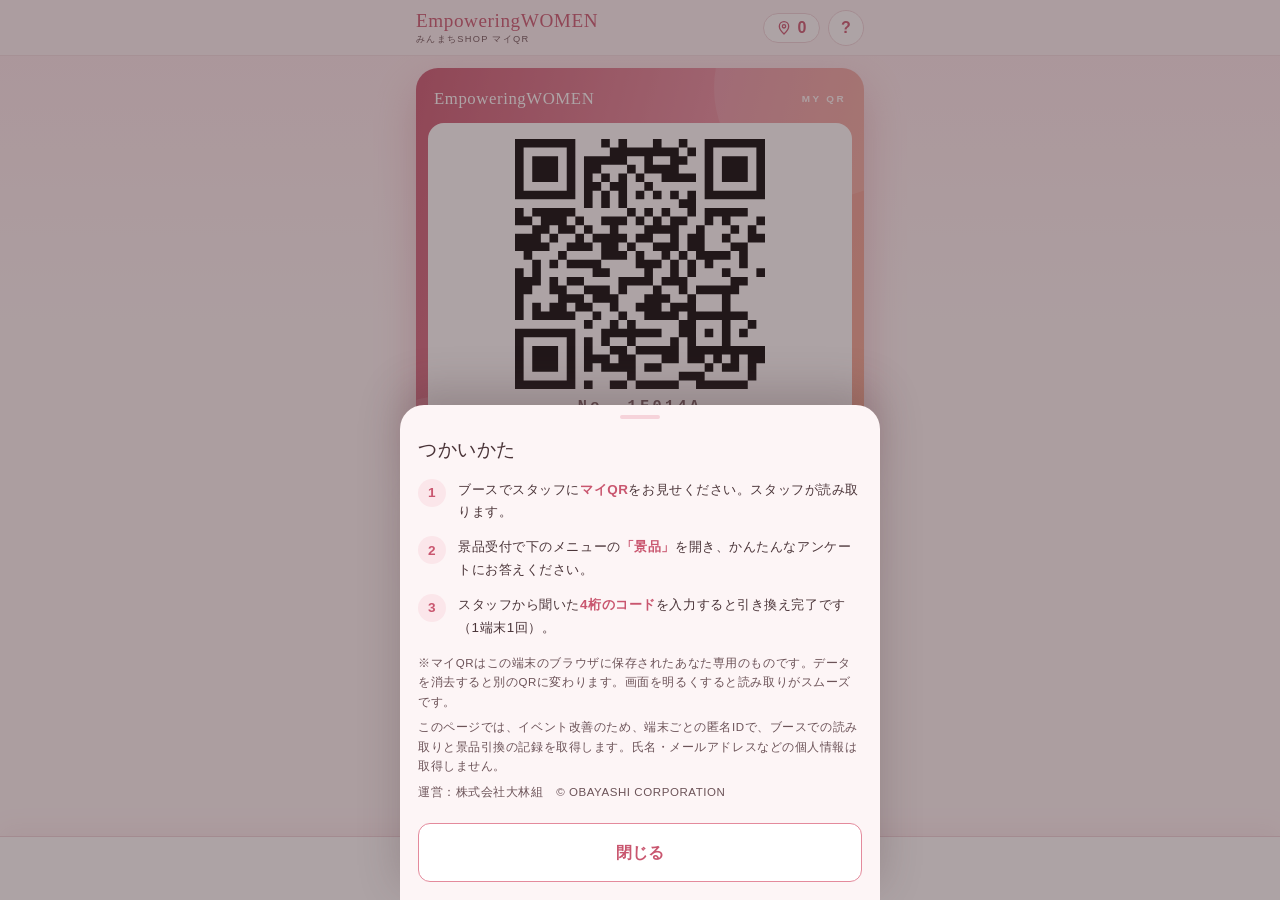
<file: booth-tap-logger/index.html>
<!DOCTYPE html>
<html lang="ja">
<head>
  <meta charset="UTF-8">
  <meta name="viewport" content="width=device-width, initial-scale=1.0, viewport-fit=cover">
  <meta name="theme-color" content="#fdf5f6">
  <meta name="robots" content="noindex">
  <title>マイQR | EmpoweringWOMEN</title>
  <link rel="icon" type="image/png" href="images/favicon.png">
  <link rel="stylesheet" href="css/style.css">
  <script src="js/config.js" defer></script>
  <script src="js/vendor/qrcode.js" defer></script>
  <script src="js/survey.js" defer></script>
  <script src="js/visitor.js" defer></script>
</head>
<body class="has-tabbar">
  <!-- ヘッダー：ブランド＋立ち寄りブース数＋ヘルプ -->
  <header class="app-header">
    <div class="app-header-inner">
      <span class="brand">
        <span class="brand-en">EmpoweringWOMEN</span><small>みんまちSHOP マイQR</small>
      </span>
      <span class="header-actions">
        <span class="header-pill" aria-label="立ち寄ったブース数">
          <svg viewBox="0 0 24 24" aria-hidden="true"><path d="M12 21s-7-6.2-7-11.5A7 7 0 0 1 19 9.5C19 14.8 12 21 12 21z"/><circle cx="12" cy="9.5" r="2.5"/></svg>
          <strong id="header-count">0</strong>
        </span>
        <button class="help-button" type="button" id="open-help" aria-label="つかいかた">?</button>
      </span>
    </div>
  </header>

  <main class="app" id="main">
    <!-- ===== マイQR ===== -->
    <section class="view pad" id="view-myqr" aria-label="マイQR">
      <!-- 会員証型カード（QRを大きく） -->
      <div class="member-card myqr-card">
        <div class="member-card-head">
          <span class="brand-en">EmpoweringWOMEN</span>
          <span class="member-card-label">MY QR</span>
        </div>
        <div class="myqr-body">
          <div class="myqr" id="myqr" role="img" aria-label="あなた専用のQRコード"></div>
          <p class="myqr-id">No. <span id="myqr-id">------</span></p>
          <p class="myqr-hint">ブースでスタッフにこのQRをお見せください</p>
        </div>
      </div>

      <!-- 状況 -->
      <div class="stat-row">
        <div class="stat">
          <p class="stat-label">立ち寄ったブース</p>
          <p class="stat-value"><strong id="visit-count">0</strong>か所</p>
        </div>
        <div class="stat">
          <p class="stat-label">景品引換</p>
          <p class="stat-value is-text" id="redeem-state">未使用</p>
        </div>
      </div>
    </section>

    <!-- ===== 景品引換 ===== -->
    <section class="view pad" id="view-redeem" aria-labelledby="redeem-title" hidden>
      <div class="page-head compact" style="padding-inline:4px">
        <h1 class="page-title" id="redeem-title">景品引換券</h1>
      </div>
      <!-- アンケート（引換前に1回だけ） -->
      <div id="survey-wrap" hidden>
        <p class="survey-intro">景品のお渡し前に、かんたんなアンケート（7問・約1分）にご協力ください。</p>
        <div id="survey-root"></div>
      </div>

      <div id="redeem-main">
      <div class="ticket compact" id="ticket">
        <span class="ticket-status" id="ticket-status">未使用</span>
        <div class="ticket-main">
          <div>
            <p class="ticket-brand">EmpoweringWOMEN</p>
            <p class="ticket-label">立ち寄ったブース</p>
          </div>
          <p class="ticket-count"><strong id="ticket-count">0</strong>か所</p>
        </div>
        <div class="ticket-sub"><span>No.</span><span id="ticket-id">------</span></div>
        <div class="used-mark" id="used-mark" aria-hidden="true"><span>使用済</span></div>
      </div>

      <form class="card redeem-form compact" id="redeem-form" novalidate>
        <p>スタッフから聞いた<strong>4桁のコード</strong>を入力</p>
        <label class="sr-only" for="code">4桁のコード</label>
        <div class="otp" id="otp">
          <input class="otp-input" id="code" name="code" type="text" inputmode="numeric" pattern="[0-9]*" maxlength="4" autocomplete="one-time-code" required>
          <span class="otp-cell"></span><span class="otp-cell"></span><span class="otp-cell"></span><span class="otp-cell"></span>
        </div>
        <p class="form-error" id="form-error" role="alert"></p>
        <button class="button button-dark button-center" type="submit" id="redeem-submit" disabled>引き換える</button>
        <p class="small" style="margin:8px 0 0">引き換えると使用済になります（1端末1回）</p>
      </form>

      <div class="card used-info" id="used-info" hidden>
        <p class="used-title">引き換えが完了しました</p>
        <p style="margin:6px 0">ご来場ありがとうございました。</p>
        <p class="small" style="margin:0">引換日時：<span id="used-at">-</span></p>
      </div>
      </div>
    </section>
  </main>

  <!-- つかいかた（ヘルプシート） -->
  <div class="sheet-backdrop" id="help-backdrop" hidden></div>
  <div class="bottom-sheet" id="help-sheet" role="dialog" aria-modal="true" aria-labelledby="help-title" hidden>
    <h2 id="help-title">つかいかた</h2>
    <ol class="steps">
      <li>ブースでスタッフに<strong>マイQR</strong>をお見せください。スタッフが読み取ります。</li>
      <li>景品受付で下のメニューの<strong>「景品」</strong>を開き、かんたんなアンケートにお答えください。</li>
      <li>スタッフから聞いた<strong>4桁のコード</strong>を入力すると引き換え完了です（1端末1回）。</li>
    </ol>
    <p class="sheet-note">※マイQRはこの端末のブラウザに保存されたあなた専用のものです。データを消去すると別のQRに変わります。画面を明るくすると読み取りがスムーズです。</p>
    <p class="sheet-note">このページでは、イベント改善のため、端末ごとの匿名IDで、ブースでの読み取りと景品引換の記録を取得します。氏名・メールアドレスなどの個人情報は取得しません。</p>
    <p class="sheet-note">運営：株式会社大林組　© OBAYASHI CORPORATION</p>
    <button class="button button-ghost" type="button" id="close-help">閉じる</button>
  </div>

  <!-- 下部タブバー -->
  <nav class="tabbar" aria-label="メニュー">
    <div class="tabbar-inner">
      <button class="tab is-active" type="button" data-tab="myqr" aria-current="page">
        <svg viewBox="0 0 24 24" aria-hidden="true"><rect x="4" y="4" width="6" height="6" rx="1"/><rect x="14" y="4" width="6" height="6" rx="1"/><rect x="4" y="14" width="6" height="6" rx="1"/><path d="M14 14h2v2h-2zM18 14h2M14 18h2M18 18h2v2"/></svg>マイQR
      </button>
      <button class="tab" type="button" data-tab="redeem">
        <svg viewBox="0 0 24 24" aria-hidden="true"><rect x="3" y="8" width="18" height="4" rx="1"/><path d="M5 12v8h14v-8M12 8v12M12 8c-1.5-3-5-3.5-5-1.5S10 8 12 8zm0 0c1.5-3 5-3.5 5-1.5S14 8 12 8z"/></svg>景品
      </button>
    </div>
  </nav>
</body>
</html>
</file>
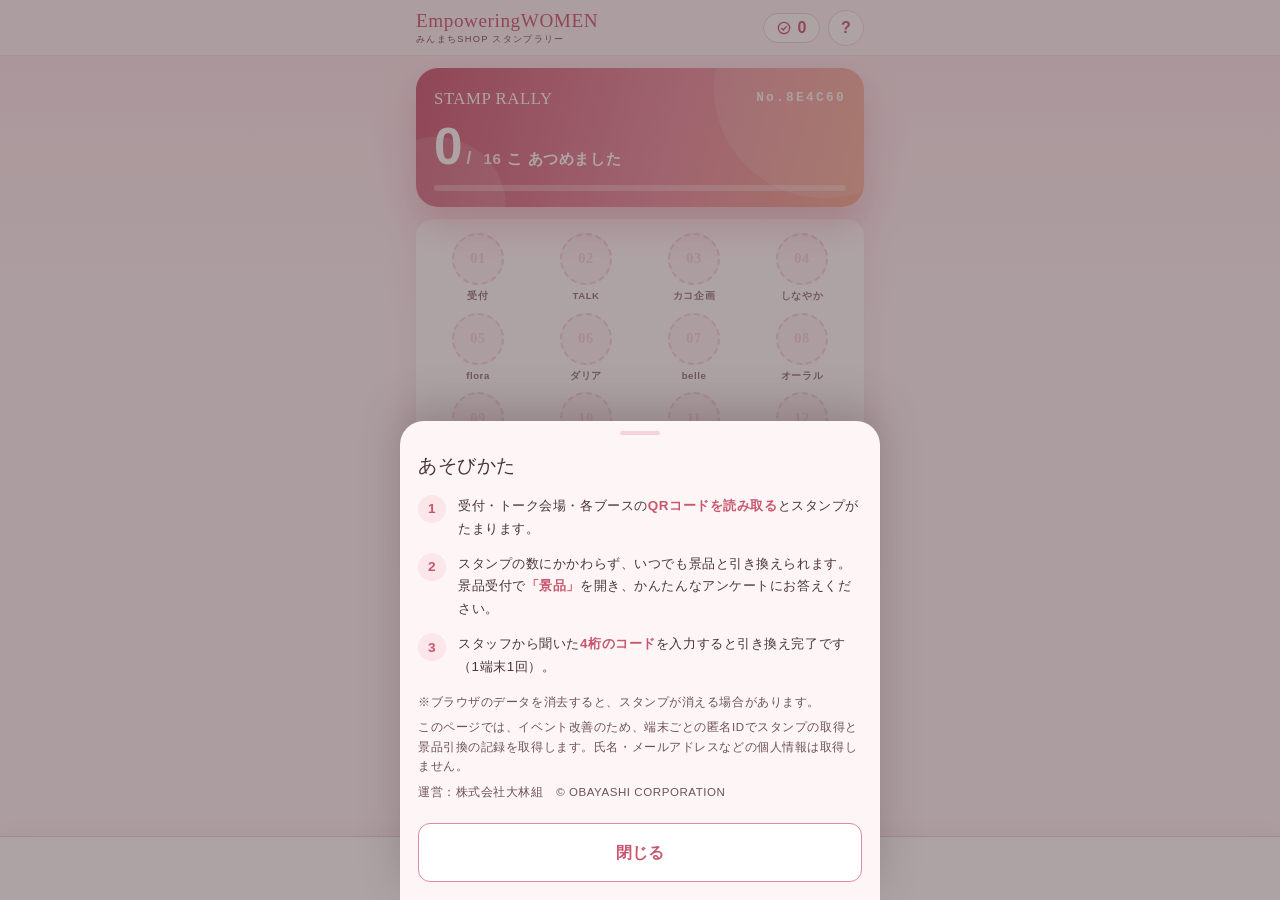
<file: stamp-rally/index.html>
<!DOCTYPE html>
<html lang="ja">
<head>
  <meta charset="UTF-8">
  <meta name="viewport" content="width=device-width, initial-scale=1.0, viewport-fit=cover">
  <meta name="theme-color" content="#fdf5f6">
  <meta name="robots" content="noindex">
  <title>スタンプラリー | EmpoweringWOMEN</title>
  <link rel="icon" type="image/png" href="images/favicon.png">
  <link rel="stylesheet" href="css/style.css">
  <script src="js/config.js" defer></script>
  <script src="js/survey.js" defer></script>
  <script src="js/app.js" defer></script>
</head>
<body class="has-tabbar">
  <!-- ヘッダー：ブランド＋スタンプ数＋ヘルプ -->
  <header class="app-header">
    <div class="app-header-inner">
      <span class="brand">
        <span class="brand-en">EmpoweringWOMEN</span><small>みんまちSHOP スタンプラリー</small>
      </span>
      <span class="header-actions">
        <span class="header-pill" aria-label="あつめたスタンプ数">
          <svg viewBox="0 0 24 24" aria-hidden="true"><circle cx="12" cy="12" r="8.5"/><path d="M8.5 12.5l2.4 2.4 4.6-5"/></svg>
          <strong id="header-count">0</strong>
        </span>
        <button class="help-button" type="button" id="open-help" aria-label="あそびかた">?</button>
      </span>
    </div>
  </header>

  <main class="app" id="main">
    <!-- ===== スタンプ ===== -->
    <section class="view pad" id="view-stamps" aria-label="スタンプ">
      <!-- スタンプカード（会員証型） -->
      <div class="member-card">
        <div class="member-card-head">
          <span class="brand-en">STAMP RALLY</span>
          <span class="member-no">No.<span id="card-id">------</span></span>
        </div>
        <div class="stamp-card-body">
          <p class="stamp-count"><strong id="stamp-count">0</strong><span class="of">/ <span id="stamp-total">0</span></span><span>こ あつめました</span></p>
        </div>
        <div class="progress" aria-hidden="true"><span id="progress-bar"></span></div>
      </div>

      <!-- スタンプ一覧 -->
      <div class="card stamp-sheet">
        <ul class="stamp-grid" id="stamp-grid" aria-label="スタンプ一覧"></ul>
      </div>
      <p class="mini-note">下の<strong>「QR読取」</strong>か、スマホのカメラで会場のQRを読み取ろう</p>
    </section>

    <!-- ===== 景品引換 ===== -->
    <section class="view pad" id="view-redeem" aria-labelledby="redeem-title" hidden>
      <div class="page-head compact" style="padding-inline:4px">
        <h1 class="page-title" id="redeem-title">景品引換券</h1>
      </div>
      <!-- アンケート（引換前に1回だけ） -->
      <div id="survey-wrap" hidden>
        <p class="survey-intro">景品のお渡し前に、かんたんなアンケート（7問・約1分）にご協力ください。</p>
        <div id="survey-root"></div>
      </div>

      <div id="redeem-main">
      <div class="ticket compact" id="ticket">
        <span class="ticket-status" id="ticket-status">未使用</span>
        <div class="ticket-main">
          <div>
            <p class="ticket-brand">EmpoweringWOMEN</p>
            <p class="ticket-label">あつめたスタンプ</p>
          </div>
          <p class="ticket-count"><strong id="ticket-count">0</strong>こ</p>
        </div>
        <div class="ticket-sub"><span>No.</span><span id="ticket-id">------</span></div>
        <div class="used-mark" id="used-mark" aria-hidden="true"><span>使用済</span></div>
      </div>

      <form class="card redeem-form compact" id="redeem-form" novalidate>
        <p>スタッフから聞いた<strong>4桁のコード</strong>を入力</p>
        <label class="sr-only" for="code">4桁のコード</label>
        <div class="otp" id="otp">
          <input class="otp-input" id="code" name="code" type="text" inputmode="numeric" pattern="[0-9]*" maxlength="4" autocomplete="one-time-code" required>
          <span class="otp-cell"></span><span class="otp-cell"></span><span class="otp-cell"></span><span class="otp-cell"></span>
        </div>
        <p class="form-error" id="form-error" role="alert"></p>
        <button class="button button-dark button-center" type="submit" id="redeem-submit" disabled>引き換える</button>
        <p class="small" style="margin:8px 0 0">引き換えると使用済になります（1端末1回）</p>
      </form>

      <div class="card used-info" id="used-info" hidden>
        <p class="used-title">引き換えが完了しました</p>
        <p style="margin:6px 0">ご来場ありがとうございました。</p>
        <p class="small" style="margin:0">引換日時：<span id="used-at">-</span></p>
      </div>
      </div>
    </section>
  </main>

  <!-- あそびかた（ヘルプシート） -->
  <div class="sheet-backdrop" id="help-backdrop" hidden></div>
  <div class="bottom-sheet" id="help-sheet" role="dialog" aria-modal="true" aria-labelledby="help-title" hidden>
    <h2 id="help-title">あそびかた</h2>
    <ol class="steps">
      <li>受付・トーク会場・各ブースの<strong>QRコードを読み取る</strong>とスタンプがたまります。</li>
      <li>スタンプの数にかかわらず、いつでも景品と引き換えられます。景品受付で<strong>「景品」</strong>を開き、かんたんなアンケートにお答えください。</li>
      <li>スタッフから聞いた<strong>4桁のコード</strong>を入力すると引き換え完了です（1端末1回）。</li>
    </ol>
    <p class="sheet-note">※ブラウザのデータを消去すると、スタンプが消える場合があります。</p>
    <p class="sheet-note">このページでは、イベント改善のため、端末ごとの匿名IDでスタンプの取得と景品引換の記録を取得します。氏名・メールアドレスなどの個人情報は取得しません。</p>
    <p class="sheet-note">運営：株式会社大林組　© OBAYASHI CORPORATION</p>
    <button class="button button-ghost" type="button" id="close-help">閉じる</button>
  </div>

  <!-- 下部タブバー -->
  <nav class="tabbar" aria-label="メニュー">
    <div class="tabbar-inner">
      <button class="tab is-active" type="button" data-tab="stamps" aria-current="page">
        <svg viewBox="0 0 24 24" aria-hidden="true"><rect x="3" y="5" width="18" height="14" rx="3"/><circle cx="8.5" cy="12" r="2"/><circle cx="15.5" cy="12" r="2"/></svg>スタンプ
      </button>
      <button class="tab tab-fab" type="button" data-tab="scan" aria-label="カメラでQRを読み取る">
        <span class="fab"><svg viewBox="0 0 24 24" aria-hidden="true"><path d="M4 8V5a1 1 0 0 1 1-1h3M16 4h3a1 1 0 0 1 1 1v3M20 16v3a1 1 0 0 1-1 1h-3M8 20H5a1 1 0 0 1-1-1v-3"/><path d="M7 12h10"/></svg></span>QR読取
      </button>
      <button class="tab" type="button" data-tab="redeem">
        <svg viewBox="0 0 24 24" aria-hidden="true"><rect x="3" y="8" width="18" height="4" rx="1"/><path d="M5 12v8h14v-8M12 8v12M12 8c-1.5-3-5-3.5-5-1.5S10 8 12 8zm0 0c1.5-3 5-3.5 5-1.5S14 8 12 8z"/></svg><span id="tab-redeem-label">景品</span>
      </button>
    </div>
  </nav>

  <!-- QRスキャナー（ブラウザ内カメラ） -->
  <div class="scanner" id="scanner" hidden>
    <div>
      <p class="kicker">SCAN QR</p>
      <p class="scanner-title">QRコードを枠の中に写してください</p>
    </div>
    <div class="scanner-view">
      <video id="scanner-video" playsinline muted autoplay></video>
      <div class="scanner-frame" aria-hidden="true"><span></span><i></i></div>
    </div>
    <p class="scanner-msg" id="scanner-msg" role="status"></p>
    <button class="button" type="button" id="close-scanner">閉じる</button>
  </div>

  <!-- スタンプ取得モーダル -->
  <div class="modal" id="modal" hidden>
    <div class="modal-panel" role="dialog" aria-modal="true" aria-labelledby="modal-title">
      <div class="hanko" id="modal-hanko" aria-hidden="true"><span id="modal-hanko-text">GET</span></div>
      <p class="kicker" id="modal-kicker">STAMP GET!</p>
      <p class="modal-title" id="modal-title">スタンプをゲットしました</p>
      <p class="modal-spot" id="modal-spot"></p>
      <button class="button button-primary" type="button" id="modal-close">OK</button>
    </div>
  </div>
</body>
</html>
</file>
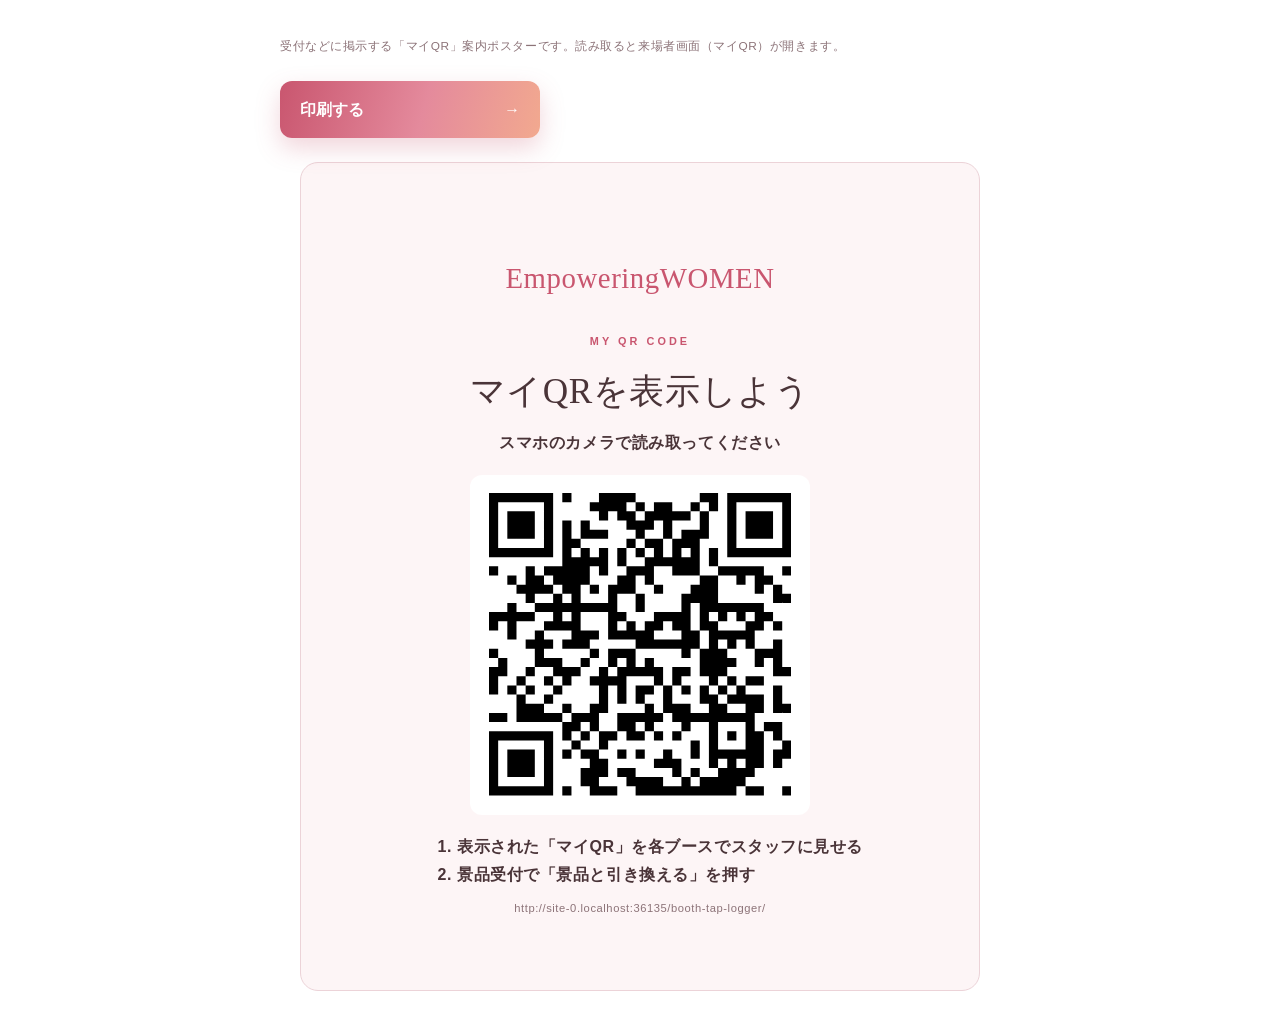
<file: booth-tap-logger/poster.html>
<!DOCTYPE html>
<html lang="ja">
<head>
  <meta charset="UTF-8">
  <meta name="viewport" content="width=device-width, initial-scale=1.0">
  <meta name="robots" content="noindex">
  <title>案内ポスター印刷 | マイQR</title>
  <link rel="icon" type="image/png" href="images/favicon.png">
  <link rel="stylesheet" href="css/style.css">
  <style>
    body { background: #fff; }
    .toolbar { padding: 24px 0; }
    .toolbar .button { max-width: 260px; margin-top: 12px; }
    .poster { width: min(100%, 180mm); margin: 0 auto 40px; padding: 16mm 12mm; border-radius: 18px; background: var(--color-base); text-align: center; border: 1px solid var(--color-line); }
    .poster .brand-en { font-size: 1.8rem; }
    .poster h1 { margin: 10px 0 6px; font-family: var(--font-serif); font-weight: 500; font-size: 2.2rem; }
    .poster .lead { margin: 0 0 18px; font-weight: 700; }
    .poster .qr { width: 90mm; height: 90mm; margin: 0 auto; padding: 5mm; background: #fff; border-radius: 12px; }
    .poster .qr svg { width: 100%; height: 100%; display: block; }
    .poster ol { display: inline-block; margin: 18px auto 0; text-align: left; font-weight: 700; }
    .poster .url { margin-top: 10px; font-size: .7rem; color: var(--color-muted); word-break: break-all; }
    @media print { .toolbar { display: none; } @page { size: A4; margin: 10mm; } .poster { -webkit-print-color-adjust: exact; print-color-adjust: exact; } }
  </style>
  <script src="js/vendor/qrcode.js" defer></script>
  <script>
    document.addEventListener('DOMContentLoaded', () => {
      const url = new URL('./', location.href).href; // 来場者画面（index.html）
      const qr = qrcode(0, 'M'); qr.addData(url); qr.make();
      document.getElementById('qr').innerHTML = qr.createSvgTag({ cellSize: 4, margin: 0, scalable: true });
      document.getElementById('url').textContent = url;
    });
  </script>
</head>
<body>
  <div class="container toolbar">
    <p class="small">受付などに掲示する「マイQR」案内ポスターです。読み取ると来場者画面（マイQR）が開きます。</p>
    <button class="button button-primary" type="button" onclick="window.print()">印刷する<span aria-hidden="true">→</span></button>
  </div>
  <article class="poster">
    <p class="brand-en">EmpoweringWOMEN</p>
    <p class="kicker">MY QR CODE</p>
    <h1>マイQRを表示しよう</h1>
    <p class="lead">スマホのカメラで読み取ってください</p>
    <div class="qr" id="qr"></div>
    <ol>
      <li>表示された「マイQR」を各ブースでスタッフに見せる</li>
      <li>景品受付で「景品と引き換える」を押す</li>
    </ol>
    <p class="url" id="url"></p>
  </article>
</body>
</html>
</file>
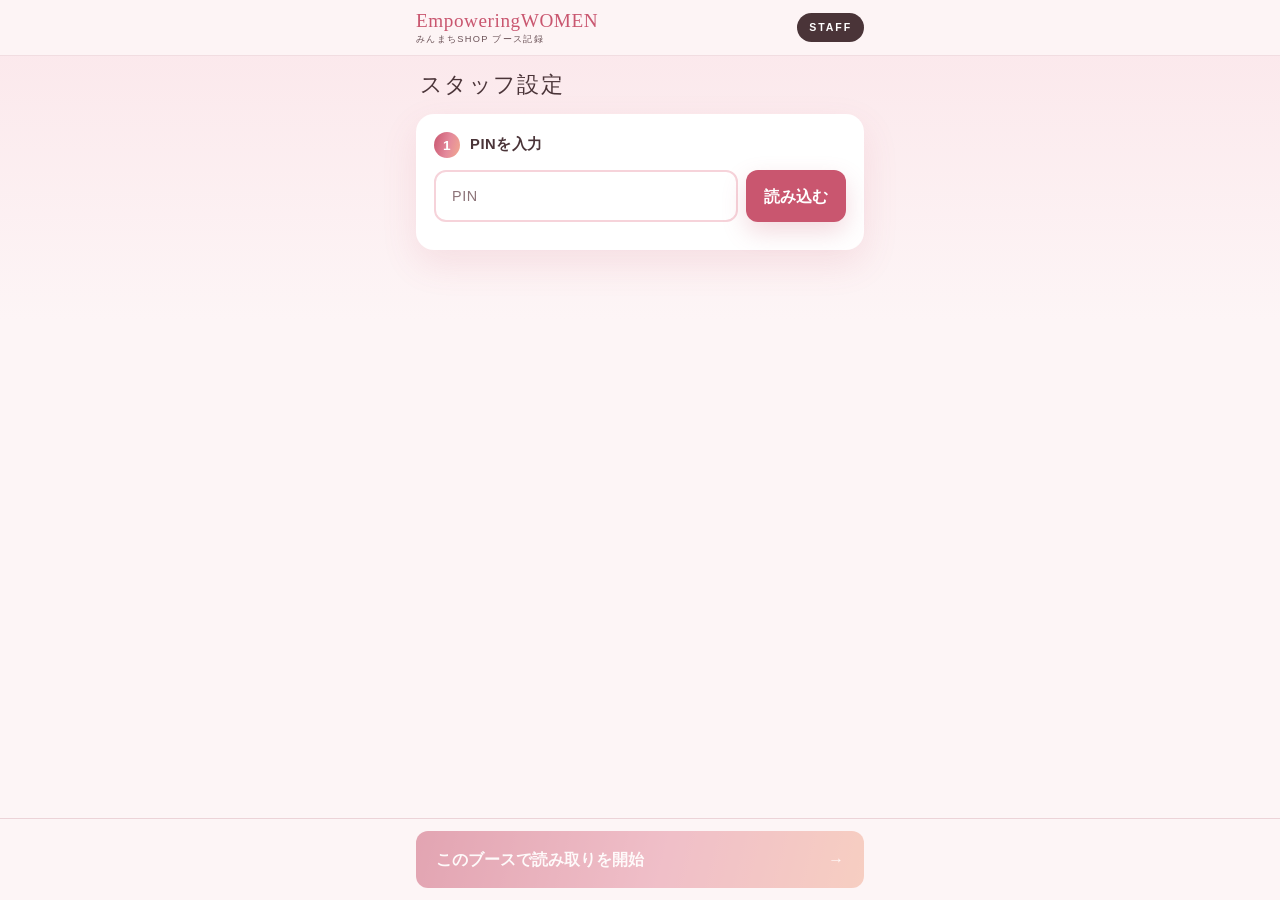
<file: booth-tap-logger/staff.html>
<!DOCTYPE html>
<html lang="ja">
<head>
  <meta charset="UTF-8">
  <meta name="viewport" content="width=device-width, initial-scale=1.0, viewport-fit=cover">
  <meta name="theme-color" content="#fdf5f6">
  <meta name="robots" content="noindex">
  <title>スタッフ用 読み取り | EmpoweringWOMEN</title>
  <link rel="icon" type="image/png" href="images/favicon.png">
  <link rel="stylesheet" href="css/style.css">
  <script src="js/config.js" defer></script>
  <script src="js/staff.js" defer></script>
</head>
<body class="staff">
  <header class="app-header">
    <div class="app-header-inner">
      <span class="brand">
        <span class="brand-en">EmpoweringWOMEN</span><small>みんまちSHOP ブース記録</small>
      </span>
      <span class="staff-badge">STAFF</span>
    </div>
  </header>

  <main class="app" id="main">
    <!-- ===== 設定 ===== -->
    <section class="view pad" id="view-setup" aria-labelledby="setup-title">
      <div class="page-head compact" style="padding-inline:4px">
        <h1 class="page-title" id="setup-title">スタッフ設定</h1>
      </div>

      <form class="card setup-step" id="key-form" novalidate>
        <p class="step-label" id="step1-label"><span>1</span>PINを入力</p>
        <div class="inline-form">
          <label class="sr-only" for="staff-key">スタッフ用PIN</label>
          <input class="text-input" id="staff-key" type="password" inputmode="numeric" autocomplete="off" placeholder="PIN" required>
          <button class="button button-dark button-center" type="submit" id="load-booths">読み込む</button>
        </div>
        <p class="form-error" id="setup-error" role="alert"></p>
      </form>

      <div class="card setup-step" id="booth-step" hidden>
        <p class="step-label"><span>2</span>担当ブースを選択</p>
        <label class="sr-only" for="booth-select">担当ブース</label>
        <select class="select-input" id="booth-select"></select>
        <p class="booth-actions-preview" id="booth-actions-preview"></p>
      </div>
    </section>

    <!-- ===== 読み取り ===== -->
    <section class="view pad" id="view-scan" aria-labelledby="scan-booth" hidden>
      <div class="card booth-bar">
        <div class="booth-bar-main">
          <p class="scan-booth" id="scan-booth">-</p>
          <p class="booth-stats">記録 <strong id="stat-count">0</strong>件<span class="pending-chip" id="stat-pending" hidden>未送信 <strong id="stat-pending-n">0</strong>件</span></p>
        </div>
        <button class="chip-button" type="button" id="change-setup">設定</button>
      </div>

      <div class="scanner-view staff-scanner">
        <video id="scanner-video" playsinline muted autoplay></video>
        <div class="scanner-frame" aria-hidden="true"><span></span><i></i></div>
        <button class="button button-primary camera-start" type="button" id="camera-start" hidden>カメラを起動</button>
      </div>
      <p class="staff-msg" id="scanner-msg" role="status">来場者の「マイQR」を枠の中に写してください</p>

      <div class="card recent-card">
        <p class="recent-title">最近の記録</p>
        <ol class="recent-list" id="recent-list"></ol>
      </div>
    </section>
  </main>

  <!-- 設定画面の下部固定ボタン（片手で押せる位置） -->
  <div class="bottom-bar" id="setup-bar">
    <button class="button button-primary" type="button" id="start-scan" disabled>このブースで読み取りを開始<span aria-hidden="true">→</span></button>
  </div>

  <!-- 読み取り後のアクション選択（ボトムシート） -->
  <div class="sheet-backdrop" id="sheet-backdrop" hidden></div>
  <div class="action-sheet" id="action-panel" role="dialog" aria-modal="true" aria-labelledby="action-who" hidden>
    <p class="action-who" id="action-who">読み取りました。記録する内容を選んでください</p>
    <p class="action-id">No.<span id="action-id">------</span></p>
    <div class="action-buttons" id="action-buttons"></div>
    <button class="text-button" type="button" id="action-cancel">記録せずに戻る</button>
  </div>

  <div class="toast" id="toast" role="status" hidden></div>
</body>
</html>
</file>
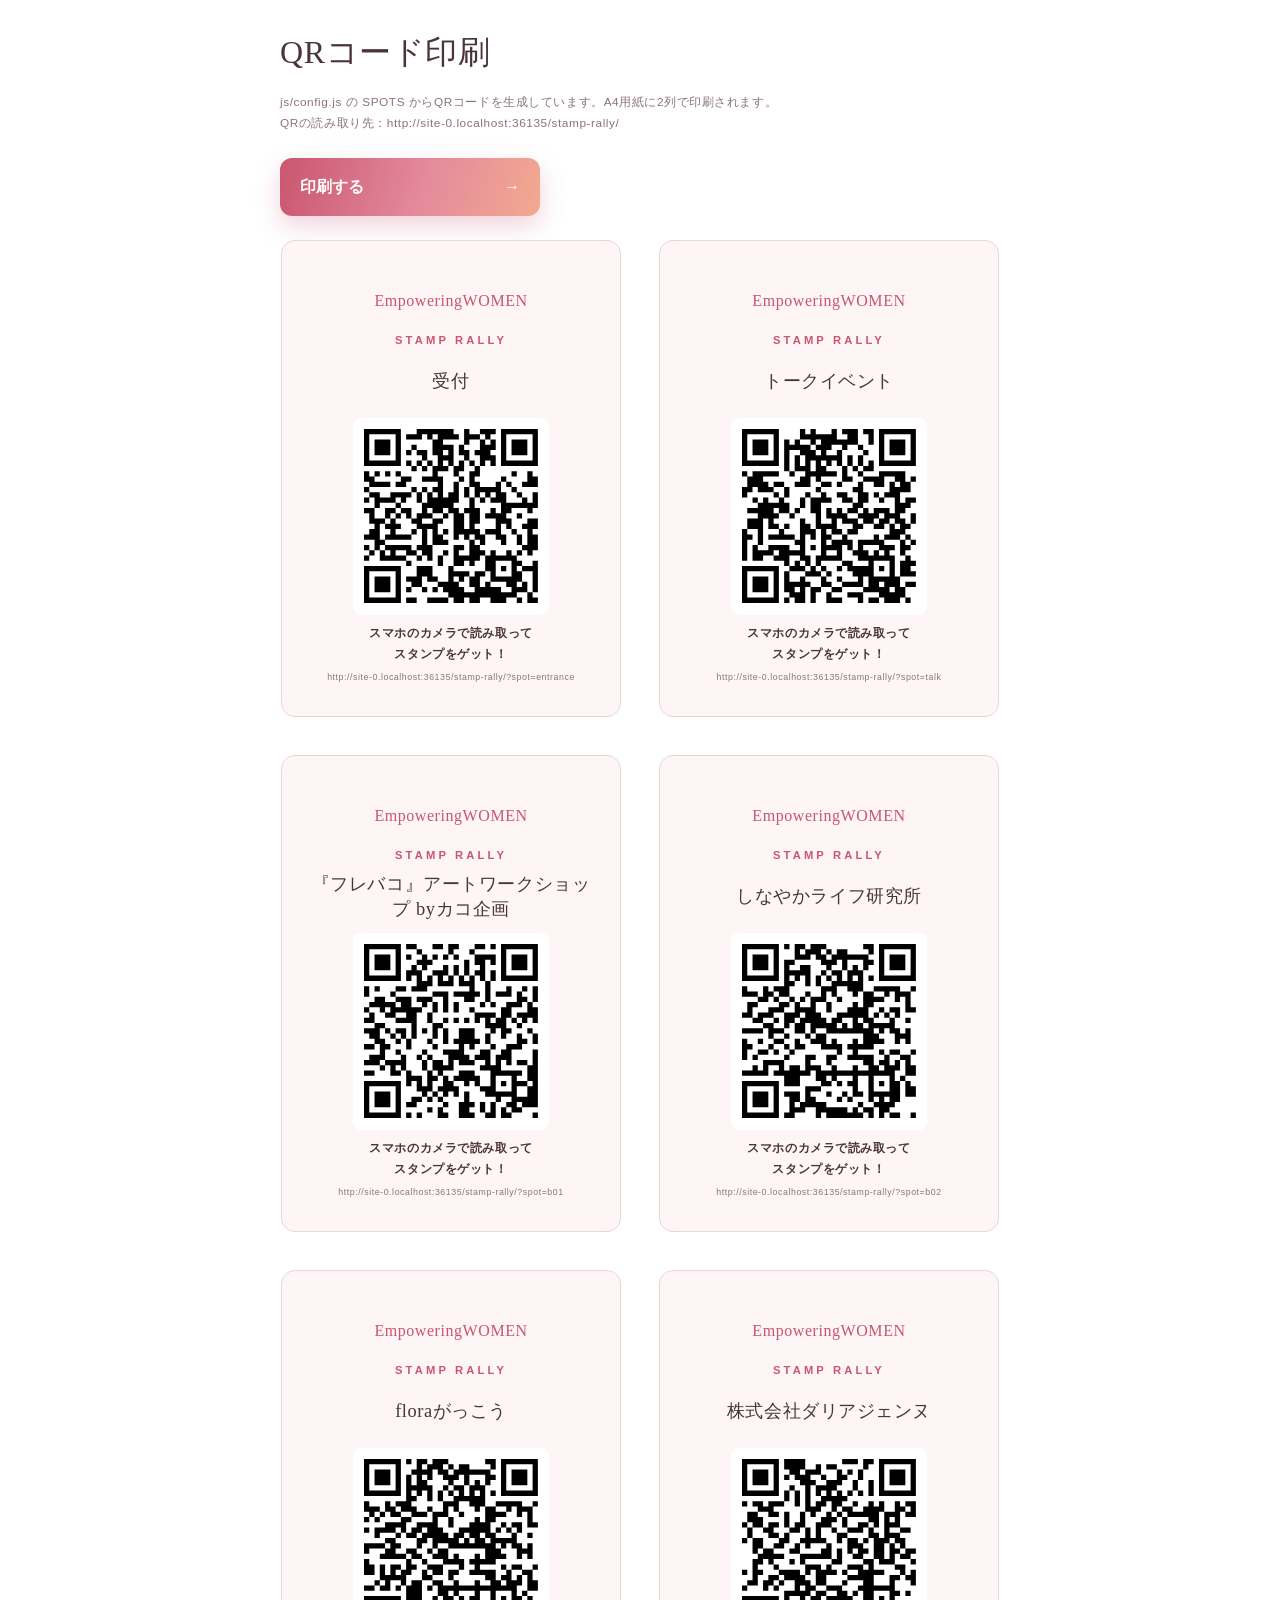
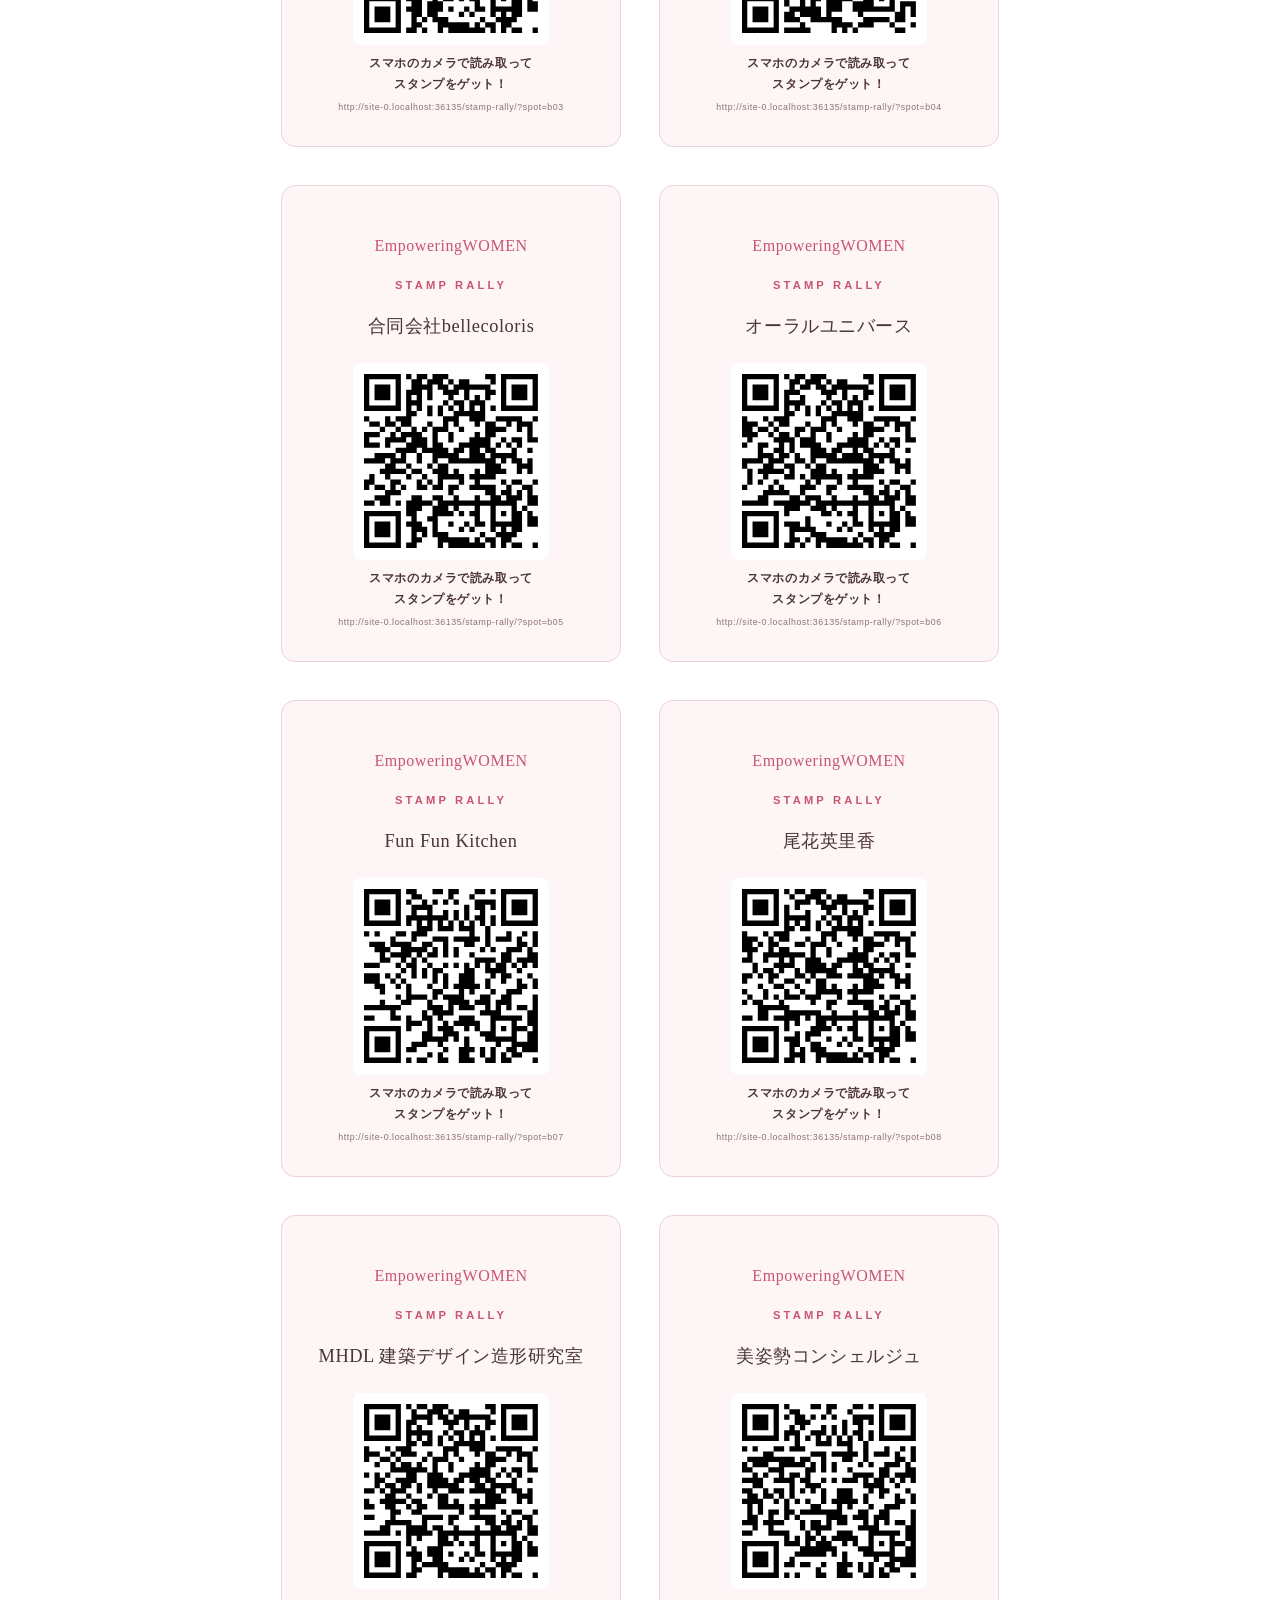
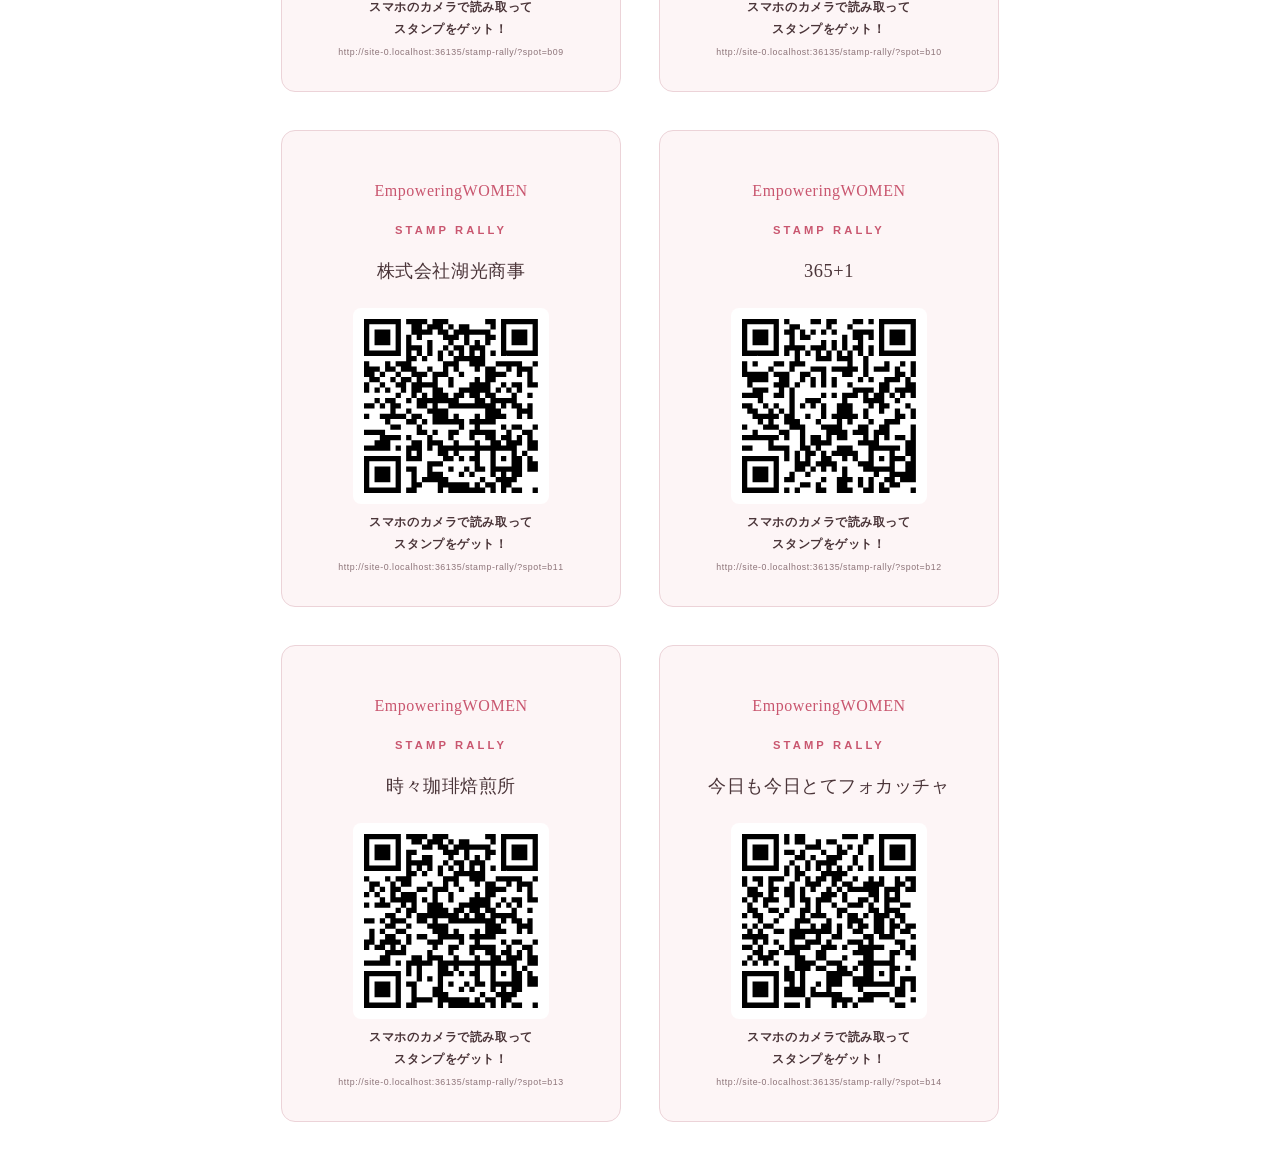
<file: stamp-rally/qr.html>
<!DOCTYPE html>
<html lang="ja">
<head>
  <meta charset="UTF-8">
  <meta name="viewport" content="width=device-width, initial-scale=1.0">
  <meta name="robots" content="noindex">
  <title>QRコード印刷 | スタンプラリー</title>
  <link rel="icon" type="image/png" href="images/favicon.png">
  <link rel="stylesheet" href="css/style.css">
  <style>
    body { background: #fff; }
    .qr-toolbar { padding: 24px 0; }
    .qr-toolbar h1 { margin: 0 0 6px; font-family: var(--font-serif); font-weight: 500; }
    .qr-toolbar .button { max-width: 260px; margin-top: 12px; }
    .qr-sheet { display: grid; grid-template-columns: repeat(2, 1fr); gap: 10mm; width: min(100%, 190mm); margin: 0 auto 40px; }
    .qr-card { break-inside: avoid; padding: 8mm 6mm; border: 1px solid var(--color-line); border-radius: 14px; text-align: center; background: var(--color-base); }
    .qr-card .brand-en { font-size: 1rem; }
    .qr-card .kicker { margin: 4px 0 0; font-size: .7rem; letter-spacing: .28em; font-weight: 800; color: var(--color-rose-deep); }
    .qr-card h2 { margin: 6px 0 10px; font-family: var(--font-serif); font-weight: 500; font-size: 1.15rem; line-height: 1.4; min-height: 2.8em; display: grid; place-items: center; }
    .qr-card .qr { width: 52mm; height: 52mm; margin: 0 auto; padding: 3mm; background: #fff; border-radius: 8px; }
    .qr-card .qr svg { width: 100%; height: 100%; display: block; }
    .qr-card .howto-text { margin: 8px 0 0; font-size: .78rem; font-weight: 700; }
    .qr-card .url { margin: 4px 0 0; font-size: .55rem; color: var(--color-muted); word-break: break-all; }
    @media print {
      .qr-toolbar { display: none; }
      @page { size: A4; margin: 10mm; }
      .qr-sheet { margin: 0 auto; }
      .qr-card { -webkit-print-color-adjust: exact; print-color-adjust: exact; }
    }
  </style>
  <script src="js/config.js" defer></script>
  <script src="js/vendor/qrcode.js" defer></script>
  <script src="js/qr.js" defer></script>
</head>
<body>
  <div class="container qr-toolbar">
    <h1>QRコード印刷</h1>
    <p class="small">js/config.js の SPOTS からQRコードを生成しています。A4用紙に2列で印刷されます。<br>QRの読み取り先：<span id="base-url"></span></p>
    <button class="button button-primary" type="button" onclick="window.print()">印刷する<span aria-hidden="true">→</span></button>
  </div>
  <div class="qr-sheet" id="qr-sheet"></div>
</body>
</html>
</file>
<file: booth-tap-logger/css/style.css>
@charset "UTF-8";
/* =========================================================
   基本設定・デザイントークン（イベントLP SHOP_event_site と共通）
   ※スマホ表示を基本に設計（PCでは中央に 480px 幅で表示）
========================================================= */
:root {
  --color-base: #fdf5f6;
  --color-pink-light: #fbe6ea;
  --color-pink-soft: #f6d3da;
  --color-rose: #e48a9c;
  --color-rose-deep: #c9566f;
  --color-coral: #f2a98f;
  --color-gold: #d9a96a;
  --color-white: #fff;
  --color-ink: #4a3438;
  --color-muted: #8c7378;
  --color-muted2: #6c5358;
  --color-line: #ecd3d8;

  --font-sans: "Yu Gothic", "YuGothic", "Hiragino Kaku Gothic ProN", "Meiryo", sans-serif;
  --font-serif: "Yu Mincho", "YuMincho", "Hiragino Mincho ProN", serif;
  --app-width: 480px;
  --header-height: 56px;
  --tabbar-height: 64px;
  --safe-bottom: env(safe-area-inset-bottom, 0px);
  --radius: 18px;
  --shadow: 0 24px 70px rgba(201, 86, 111, .14);
  --shadow-card: 0 14px 36px rgba(201, 86, 111, .12);
  --gradient-main: linear-gradient(105deg, var(--color-rose-deep), var(--color-rose) 55%, var(--color-coral));
}
* { box-sizing: border-box; -webkit-tap-highlight-color: transparent; }
html { -webkit-text-size-adjust: 100%; }
body { margin: 0; min-height: 100svh; color: var(--color-ink); background: var(--color-base); font-family: var(--font-sans); line-height: 1.75; letter-spacing: .035em; }
body.has-tabbar { padding-bottom: calc(var(--tabbar-height) + var(--safe-bottom)); }
body.modal-open { overflow: hidden; }
img { width: 100%; height: auto; display: block; }
button { font: inherit; color: inherit; }
[hidden] { display: none !important; }
.sr-only { position: absolute; width: 1px; height: 1px; overflow: hidden; clip: rect(0 0 0 0); white-space: nowrap; }
.small { font-size: .74rem; color: var(--color-muted); line-height: 1.8; }
.app { width: min(100%, var(--app-width)); margin-inline: auto; padding-top: var(--header-height); }
.pad { padding-inline: 16px; }
.container { width: min(calc(100% - 32px), 720px); margin-inline: auto; }

/* ---------- ヘッダー（固定・ブランド＋状態表示） ---------- */
.app-header { position: fixed; inset: 0 0 auto; z-index: 100; height: var(--header-height); background: rgba(253, 245, 246, .94); backdrop-filter: blur(8px); -webkit-backdrop-filter: blur(8px); border-bottom: 1px solid rgba(236, 211, 216, .7); }
.app-header-inner { width: min(100%, var(--app-width)); height: 100%; margin: auto; padding: 0 16px; display: flex; align-items: center; justify-content: space-between; gap: 12px; }
.brand { display: flex; flex-direction: column; line-height: 1.1; min-width: 0; }
.brand-en { font-family: Georgia, serif; font-size: 1.2rem; color: var(--color-rose-deep); white-space: nowrap; }
.brand small { margin-top: 3px; font-size: .58rem; letter-spacing: .14em; color: var(--color-muted2); white-space: nowrap; overflow: hidden; text-overflow: ellipsis; }
.header-pill { flex: 0 0 auto; display: inline-flex; align-items: center; gap: 6px; padding: 6px 12px; border-radius: 999px; background: #fff; border: 1px solid var(--color-line); font-size: .74rem; font-weight: 800; color: var(--color-muted2); }
.header-pill strong { font: 700 1rem/1 Arial, sans-serif; color: var(--color-rose-deep); }
.header-pill svg { width: 16px; height: 16px; fill: none; stroke: var(--color-rose-deep); stroke-width: 2; stroke-linecap: round; stroke-linejoin: round; }

/* ---------- 下部タブバー（固定・片手操作） ---------- */
.tabbar { position: fixed; inset: auto 0 0; z-index: 100; height: calc(var(--tabbar-height) + var(--safe-bottom)); padding-bottom: var(--safe-bottom); background: #fff; border-top: 1px solid var(--color-line); box-shadow: 0 -8px 24px rgba(201, 86, 111, .08); }
.tabbar-inner { width: min(100%, var(--app-width)); height: var(--tabbar-height); margin: auto; display: grid; grid-auto-flow: column; grid-auto-columns: 1fr; align-items: stretch; }
.tab { position: relative; display: flex; flex-direction: column; align-items: center; justify-content: center; gap: 2px; border: 0; background: none; color: var(--color-muted); font-size: .66rem; font-weight: 800; letter-spacing: .08em; cursor: pointer; }
.tab svg { width: 24px; height: 24px; fill: none; stroke: currentColor; stroke-width: 1.8; stroke-linecap: round; stroke-linejoin: round; }
.tab.is-active { color: var(--color-rose-deep); }
.tab.is-active::before { content: ""; position: absolute; top: 0; left: 50%; width: 28px; height: 3px; margin-left: -14px; border-radius: 0 0 3px 3px; background: var(--color-rose-deep); }
.tab:active { transform: scale(.94); }
.tab-fab { margin-top: -22px; }
.tab-fab .fab { display: grid; place-items: center; width: 60px; height: 60px; border-radius: 50%; background: var(--gradient-main); color: #fff; box-shadow: 0 10px 24px rgba(201, 86, 111, .38); border: 4px solid #fff; }
.tab-fab .fab svg { width: 26px; height: 26px; stroke: #fff; stroke-width: 2; }
.tab-fab { color: var(--color-rose-deep); }
.tab-fab.is-active::before { display: none; }

/* ---------- 画面切替アニメーション ---------- */
.view { animation: viewIn .32s cubic-bezier(.2, .8, .2, 1) both; }
@keyframes viewIn { from { opacity: 0; transform: translateY(10px); } to { opacity: 1; transform: none; } }

/* ---------- ページ見出し（コンパクトなヒーロー） ---------- */
.page-hero { position: relative; overflow: hidden; padding: 22px 16px 56px; background: var(--color-pink-light); }
.page-hero .hero-image, .page-hero .hero-shade { position: absolute; inset: 0; width: 100%; height: 100%; }
.page-hero .hero-image { object-fit: cover; object-position: 70% 40%; }
.page-hero .hero-shade { background: linear-gradient(90deg, rgba(253,245,246,.97) 0%, rgba(253,245,246,.88) 52%, rgba(253,245,246,.35)), linear-gradient(0deg, rgba(251,230,234,.7), transparent 60%); }
.page-hero > *:not(img):not(.hero-shade) { position: relative; z-index: 1; }
.page-head { padding: 22px 16px 6px; }
.kicker { margin: 0 0 4px; font-size: .68rem; letter-spacing: .28em; font-weight: 800; color: var(--color-rose-deep); }
.page-title { margin: 0; font-family: var(--font-serif); font-weight: 500; font-size: 1.75rem; line-height: 1.35; letter-spacing: .06em; }
.page-lead { margin: 6px 0 0; font-size: .86rem; color: var(--color-muted2); }

/* ---------- カード ---------- */
.card { background: #fff; border-radius: var(--radius); box-shadow: var(--shadow-card); padding: 18px; }
.section { margin-top: 22px; }
.section-head { display: flex; align-items: baseline; justify-content: space-between; margin: 0 4px 10px; }
.section-head h2 { margin: 0; font-size: .95rem; font-weight: 800; letter-spacing: .06em; }
.section-head .meta { font-size: .74rem; font-weight: 700; color: var(--color-muted); }
.section-head .meta strong { color: var(--color-rose-deep); font: 700 1rem Arial, sans-serif; }

/* 会員証・カード型（グラデーション） */
.member-card { position: relative; overflow: hidden; margin-top: 12px; border-radius: 22px; background: var(--gradient-main); color: #fff; box-shadow: 0 18px 40px rgba(201, 86, 111, .32); }
.member-card::before, .member-card::after { content: ""; position: absolute; border-radius: 50%; background: rgba(255, 255, 255, .12); pointer-events: none; }
.member-card::before { width: 220px; height: 220px; right: -70px; top: -90px; }
.member-card::after { width: 140px; height: 140px; left: -50px; bottom: -70px; }
.member-card-head { position: relative; display: flex; justify-content: space-between; align-items: center; padding: 16px 18px 0; }
.member-card-head .brand-en { color: #fff; font-size: 1.05rem; }
.member-card-label { font-size: .62rem; letter-spacing: .24em; font-weight: 800; opacity: .9; }
.member-no { font: 700 .8rem/1 "Courier New", monospace; letter-spacing: .18em; opacity: .9; }

/* ---------- ボタン（LP準拠・タップ領域 52px 以上） ---------- */
.button { width: 100%; min-height: 54px; display: inline-flex; align-items: center; justify-content: space-between; gap: 16px; padding: 15px 20px; border: 0; border-radius: 12px; font-weight: 800; font-size: .98rem; cursor: pointer; text-decoration: none; transition: transform .15s, box-shadow .2s, filter .2s; }
.button:active { transform: scale(.98); }
.button:focus-visible { outline: 3px solid rgba(201, 86, 111, .35); outline-offset: 3px; }
.button:disabled { opacity: .5; cursor: default; transform: none; box-shadow: none; }
.button-primary { background: var(--gradient-main); color: #fff; box-shadow: 0 10px 24px rgba(201, 86, 111, .25); }
.button-dark { background: var(--color-rose-deep); color: #fff; box-shadow: 0 10px 24px rgba(201, 86, 111, .22); }
.button-ghost { background: #fff; color: var(--color-rose-deep); border: 1.5px solid var(--color-rose); }
.button-center { justify-content: center; }

/* ---------- あそびかた（ステップ） ---------- */
.steps { list-style: none; margin: 0; padding: 0; display: grid; gap: 12px; counter-reset: step; }
.steps li { position: relative; padding-left: 40px; font-size: .84rem; line-height: 1.7; counter-increment: step; }
.steps li::before { content: counter(step); position: absolute; left: 0; top: 0; width: 28px; height: 28px; border-radius: 50%; display: grid; place-items: center; background: var(--color-pink-light); color: var(--color-rose-deep); font: 700 .85rem Arial, sans-serif; }
.steps strong { color: var(--color-rose-deep); }

/* ---------- 引換券 ---------- */
.ticket { position: relative; margin: 14px 0 22px; border-radius: var(--radius); background: #fff; box-shadow: var(--shadow); overflow: hidden; }
.ticket::before { content: ""; position: absolute; inset: 0 0 auto; height: 8px; background: var(--gradient-main); }
.ticket-main { padding: 28px 20px 20px; text-align: center; }
.ticket-brand { margin: 0; font-family: Georgia, serif; font-size: 1.1rem; color: var(--color-rose-deep); }
.ticket-label { margin: 10px 0 0; font-size: .78rem; font-weight: 700; color: var(--color-muted2); }
.ticket-count { margin: 0; font-weight: 800; }
.ticket-count strong { font-family: Arial, sans-serif; font-size: 3.8rem; line-height: 1.1; color: var(--color-rose-deep); margin-right: 4px; }
.ticket-sub { position: relative; display: flex; justify-content: center; gap: 8px; padding: 13px; border-top: 2px dashed var(--color-line); font: 700 .88rem/1 "Courier New", monospace; letter-spacing: .2em; color: var(--color-muted); }
.ticket-sub::before, .ticket-sub::after { content: ""; position: absolute; top: -12px; width: 22px; height: 22px; border-radius: 50%; background: var(--color-base); }
.ticket-sub::before { left: -11px; } .ticket-sub::after { right: -11px; }
.ticket-status { position: absolute; top: 18px; right: 14px; padding: 3px 10px; border-radius: 999px; background: var(--color-pink-light); color: var(--color-rose-deep); font-size: .66rem; font-weight: 800; letter-spacing: .1em; }
.ticket.is-used .ticket-status { background: var(--color-muted); color: #fff; }
.used-mark { display: none; position: absolute; top: 50%; left: 50%; width: 140px; height: 140px; margin: -88px 0 0 -70px; border: 5px double var(--color-rose-deep); border-radius: 50%; place-items: center; transform: rotate(-16deg); color: var(--color-rose-deep); font: 800 1.9rem var(--font-serif); letter-spacing: .1em; background: rgba(255,255,255,.78); }
.ticket.is-used .used-mark { display: grid; animation: hanko .45s cubic-bezier(.2, 1.4, .4, 1) both; }
.ticket.is-used .ticket-main, .ticket.is-used .ticket-sub { filter: grayscale(.7); opacity: .6; }

/* ---------- 4桁コード入力（ワンタイムコード風） ---------- */
.redeem-form { text-align: center; font-size: .88rem; }
.redeem-form > p:first-child { margin: 0 0 14px; font-size: .84rem; line-height: 1.8; }
.otp { position: relative; display: grid; grid-template-columns: repeat(4, 58px); justify-content: center; gap: 10px; margin: 0 auto 6px; }
.otp-input { position: absolute; inset: 0; z-index: 2; width: 100%; height: 100%; opacity: 0; border: 0; font-size: 16px; color: transparent; caret-color: transparent; }
.otp-cell { height: 66px; display: grid; place-items: center; border: 2px solid var(--color-pink-soft); border-radius: 14px; background: #fff; font: 700 1.9rem/1 Arial, sans-serif; color: var(--color-ink); transition: border-color .15s, box-shadow .15s; }
.otp.is-focused .otp-cell.is-active { border-color: var(--color-rose-deep); box-shadow: 0 0 0 4px rgba(201, 86, 111, .15); }
.otp.is-error .otp-cell { border-color: var(--color-rose-deep); animation: shake .35s; }
.form-error { min-height: 1.6em; margin: 6px 0 10px; color: var(--color-rose-deep); font-size: .8rem; font-weight: 700; }
.used-info { text-align: center; padding: 6px 0 10px; }
.used-title { margin: 0; font-family: var(--font-serif); font-size: 1.35rem; color: var(--color-rose-deep); }

/* ---------- モーダル ---------- */
.modal { position: fixed; inset: 0; z-index: 200; display: grid; place-items: center; padding: 24px; background: rgba(74, 52, 56, .5); animation: fade .2s ease both; }
.modal-panel { width: min(100%, 360px); padding: 30px 22px 22px; border-radius: 22px; background: var(--color-base); text-align: center; box-shadow: var(--shadow); animation: popIn .3s cubic-bezier(.2, 1.3, .4, 1) both; }
.hanko { width: 112px; height: 112px; margin: 0 auto 16px; border-radius: 50%; display: grid; place-items: center; background: var(--gradient-main); color: #fff; font: 700 1.5rem Georgia, serif; letter-spacing: .06em; box-shadow: 0 14px 34px rgba(201, 86, 111, .35); animation: hanko .55s cubic-bezier(.2, 1.4, .4, 1) .1s both; }
.hanko.is-muted { background: var(--color-pink-soft); color: var(--color-rose-deep); box-shadow: none; }
.modal-title { margin: 0; font-family: var(--font-serif); font-size: 1.25rem; }
.modal-spot { margin: 6px 0 20px; font-weight: 800; color: var(--color-rose-deep); }
.modal .button { justify-content: center; }

/* ---------- トースト ---------- */
.toast { position: fixed; left: 50%; bottom: calc(var(--tabbar-height) + var(--safe-bottom) + 14px); transform: translateX(-50%); z-index: 300; width: max-content; max-width: calc(100% - 32px); padding: 12px 20px; border-radius: 999px; background: var(--color-ink); color: #fff; font-size: .86rem; font-weight: 700; box-shadow: 0 12px 30px rgba(74, 52, 56, .3); animation: toastIn .25s ease both; }
.toast.is-ok { background: var(--color-rose-deep); }
.toast.is-error { background: #8a2c2c; }

/* ---------- フッター（運営者情報） ---------- */
.app-footer { margin-top: 28px; padding: 20px 16px 28px; border-top: 1px solid var(--color-line); font-size: .7rem; color: var(--color-muted2); }
.app-footer p { margin: 0 0 8px; }

@keyframes pop { 0% { transform: scale(.2) rotate(-40deg); opacity: 0; } 100% { transform: scale(1) rotate(-8deg); opacity: 1; } }
@keyframes hanko { 0% { transform: scale(2.2) rotate(-16deg); opacity: 0; } 100% { transform: scale(1) rotate(-16deg); opacity: 1; } }
@keyframes fade { from { opacity: 0; } to { opacity: 1; } }
@keyframes popIn { from { opacity: 0; transform: scale(.92); } to { opacity: 1; transform: none; } }
@keyframes toastIn { from { opacity: 0; transform: translate(-50%, 8px); } to { opacity: 1; transform: translate(-50%, 0); } }
@keyframes shake { 0%, 100% { transform: translateX(0); } 25% { transform: translateX(-5px); } 75% { transform: translateX(5px); } }
@media (min-width: 520px) { body { background: linear-gradient(180deg, var(--color-pink-light), var(--color-base) 320px); } }
@media (prefers-reduced-motion: reduce) { *, *::before, *::after { animation-duration: .01ms !important; transition-duration: .01ms !important; } }

/* ---------- カメラ読み取り（共通） ---------- */
.scanner-view { position: relative; width: 100%; aspect-ratio: 1; border-radius: var(--radius); overflow: hidden; background: #2e2124; }
.scanner-view video { width: 100%; height: 100%; object-fit: cover; display: block; }
.scanner-frame { position: absolute; inset: 15%; border-radius: 16px; box-shadow: 0 0 0 999px rgba(0, 0, 0, .3); }
.scanner-frame::before, .scanner-frame::after, .scanner-frame span::before, .scanner-frame span::after { content: ""; position: absolute; width: 34px; height: 34px; border: 4px solid var(--color-rose); }
.scanner-frame::before { top: 0; left: 0; border-right: 0; border-bottom: 0; border-top-left-radius: 16px; }
.scanner-frame::after { top: 0; right: 0; border-left: 0; border-bottom: 0; border-top-right-radius: 16px; }
.scanner-frame span::before { bottom: 0; left: 0; border-right: 0; border-top: 0; border-bottom-left-radius: 16px; }
.scanner-frame span::after { bottom: 0; right: 0; border-left: 0; border-top: 0; border-bottom-right-radius: 16px; }
.scanner-frame i { position: absolute; left: 8%; right: 8%; top: 10%; height: 2px; background: linear-gradient(90deg, transparent, var(--color-coral), transparent); animation: scanLine 2.2s ease-in-out infinite; }
@keyframes scanLine { 0%, 100% { top: 10%; } 50% { top: 88%; } }

/* =========================================================
   スクロールを減らすためのコンパクト化・ヘルプシート
========================================================= */
.header-actions { display: flex; align-items: center; gap: 8px; }
.help-button { display: grid; place-items: center; width: 36px; height: 36px; border-radius: 50%; border: 1px solid var(--color-line); background: #fff; color: var(--color-rose-deep); font: 800 1rem/1 Arial, sans-serif; cursor: pointer; }
.help-button:active { transform: scale(.94); }
.page-head.compact { padding: 14px 16px 2px; }
.page-head.compact .page-title { font-size: 1.4rem; }
.mini-note { margin: 8px 4px 0; font-size: .7rem; color: var(--color-muted); text-align: center; }
.mini-note button { padding: 0; border: 0; background: none; color: var(--color-rose-deep); font-size: inherit; font-weight: 700; text-decoration: underline; cursor: pointer; }
/* ボトムシート（ヘルプ・アクション選択で共通） */
.sheet-backdrop { position: fixed; inset: 0; z-index: 180; background: rgba(74, 52, 56, .45); animation: fade .2s ease both; }
.bottom-sheet { position: fixed; left: 0; right: 0; bottom: 0; z-index: 190; width: min(100%, var(--app-width)); max-height: 86svh; overflow: auto; margin: 0 auto; padding: 10px 18px calc(18px + var(--safe-bottom)); border-radius: 24px 24px 0 0; background: var(--color-base); box-shadow: 0 -16px 40px rgba(74, 52, 56, .25); animation: sheetUp .28s cubic-bezier(.2, .8, .2, 1) both; }
.bottom-sheet::before { content: ""; display: block; width: 40px; height: 4px; margin: 0 auto 14px; border-radius: 999px; background: var(--color-pink-soft); }
.bottom-sheet h2 { margin: 0 0 12px; font-family: var(--font-serif); font-weight: 500; font-size: 1.2rem; }
.bottom-sheet .steps { margin-bottom: 14px; }
.bottom-sheet .button { margin-top: 14px; justify-content: center; }
.sheet-note { margin: 0 0 6px; font-size: .72rem; line-height: 1.7; color: var(--color-muted2); }
@keyframes sheetUp { from { transform: translateY(100%); } to { transform: none; } }
/* 引換券・フォームのコンパクト版 */
.ticket.compact { margin: 10px 0 12px; }
.ticket.compact .ticket-main { display: flex; align-items: center; justify-content: space-between; gap: 12px; padding: 20px 20px 14px; text-align: left; }
.ticket.compact .ticket-label { margin: 2px 0 0; }
.ticket.compact .ticket-count strong { font-size: 2.8rem; }
.ticket.compact .ticket-sub { padding: 10px; }
.ticket.compact .used-mark { width: 110px; height: 110px; margin: -62px 0 0 -55px; font-size: 1.5rem; }
.ticket.compact .ticket-status { top: auto; bottom: 8px; right: 12px; }
.ticket.compact .ticket-sub { justify-content: flex-start; padding-left: 20px; }
.redeem-form.compact { padding: 16px; }
.redeem-form.compact > p:first-child { margin-bottom: 12px; }

/* =========================================================
   来場者アンケート（1問1画面）
========================================================= */
.survey { margin-top: 10px; padding: 16px; }
.survey.is-enter { animation: viewIn .28s cubic-bezier(.2, .8, .2, 1) both; }
.survey-head { display: flex; align-items: center; justify-content: space-between; }
.survey-step { font: 700 .8rem Arial, sans-serif; letter-spacing: .12em; color: var(--color-rose-deep); }
.survey-req { padding: 2px 10px; border-radius: 999px; background: var(--color-rose-deep); color: #fff; font-size: .64rem; font-weight: 800; }
.survey-req.is-optional { background: var(--color-pink-light); color: var(--color-muted2); }
.survey-track { position: relative; height: 4px; margin: 10px 0 14px; border-radius: 999px; background: var(--color-pink-light); overflow: hidden; }
.survey-track span { position: absolute; inset: 0 auto 0 0; border-radius: 999px; background: var(--gradient-main); transition: width .3s ease; }
.survey-q { margin: 0 0 14px; font-family: var(--font-serif); font-size: 1.12rem; line-height: 1.55; }
.choice-grid { display: grid; gap: 8px; }
.choice-grid.is-2col { grid-template-columns: 1fr 1fr; }
.choice { min-height: 48px; padding: 10px 12px; border: 1.5px solid var(--color-line); border-radius: 12px; background: #fff; color: var(--color-ink); font-size: .88rem; font-weight: 700; line-height: 1.35; cursor: pointer; transition: background .15s, border-color .15s; }
.choice:active { transform: scale(.98); }
.choice.is-selected { border-color: var(--color-rose-deep); background: var(--color-pink-light); color: var(--color-rose-deep); box-shadow: inset 0 0 0 1px var(--color-rose-deep); }
.type-multi .choice { position: relative; padding-left: 34px; text-align: left; }
.type-multi .choice::before { content: ""; position: absolute; left: 11px; top: 50%; width: 16px; height: 16px; margin-top: -8px; border: 1.5px solid var(--color-pink-soft); border-radius: 4px; background: #fff; }
.type-multi .choice.is-selected::before { border-color: var(--color-rose-deep); background: var(--color-rose-deep) url("data:image/svg+xml,%3Csvg xmlns='http://www.w3.org/2000/svg' viewBox='0 0 24 24' fill='none' stroke='%23fff' stroke-width='3.4' stroke-linecap='round' stroke-linejoin='round'%3E%3Cpath d='M5 12.5l4.5 4.5L19 7.5'/%3E%3C/svg%3E") center / 12px no-repeat; }
.nps-grid { display: grid; grid-template-columns: repeat(6, 1fr); gap: 6px; }
.nps { aspect-ratio: 1; border: 1.5px solid var(--color-line); border-radius: 10px; background: #fff; font: 700 1rem Arial, sans-serif; color: var(--color-ink); cursor: pointer; }
.nps.is-selected { border-color: var(--color-rose-deep); background: var(--gradient-main); color: #fff; }
.nps-labels { display: flex; justify-content: space-between; margin-top: 8px; font-size: .68rem; font-weight: 700; color: var(--color-muted); }
.text-field { display: block; width: 100%; padding: 12px 14px; border: 2px solid var(--color-pink-soft); border-radius: 12px; background: #fff; color: var(--color-ink); font: 16px/1.6 var(--font-sans); resize: none; }
.text-field:focus { outline: none; border-color: var(--color-rose-deep); box-shadow: 0 0 0 4px rgba(201, 86, 111, .15); }
.survey-error { min-height: 1.4em; margin: 8px 0 4px; text-align: center; }
.survey-nav { display: grid; grid-template-columns: 1fr 2fr; gap: 10px; }
.survey-nav .button { min-height: 50px; }
.survey-intro { margin: 0 4px; font-size: .78rem; color: var(--color-muted2); }
/* スクロール形式 */
.survey-sticky { position: sticky; top: var(--header-height); z-index: 5; display: flex; align-items: center; gap: 12px; margin: 0 -16px; padding: 10px 16px; background: rgba(253, 245, 246, .96); backdrop-filter: blur(6px); -webkit-backdrop-filter: blur(6px); }
.survey-sticky .survey-step { flex: 0 0 auto; font-size: .74rem; letter-spacing: .06em; }
.survey-sticky .survey-track { flex: 1; margin: 0; }
.survey-list { display: grid; gap: 12px; margin-top: 4px; }
.survey-item { margin-top: 0; padding: 16px; scroll-margin-top: calc(var(--header-height) + 52px); }
.survey-item .survey-head { margin-bottom: 8px; }
.survey-item .survey-q { margin-bottom: 12px; font-size: 1.05rem; }
.survey-missing { display: none; margin: 10px 0 0; font-size: .76rem; font-weight: 700; color: var(--color-rose-deep); }
.survey-item.is-missing { box-shadow: 0 0 0 2px var(--color-rose-deep), var(--shadow-card); }
.survey-item.is-missing .survey-missing { display: block; }
.survey-submit { margin: 4px 0 20px; }

/* =========================================================
   ブース記録（案③）固有
========================================================= */
/* ----- 来場者：マイQR（会員証型） ----- */
.myqr-card .member-card-head { padding-bottom: 10px; }
.myqr-body { position: relative; margin: 0 12px 12px; padding: 16px 14px 12px; border-radius: 16px; background: #fff; color: var(--color-ink); text-align: center; }
.myqr { width: min(62vw, 34svh, 250px); aspect-ratio: 1; margin: 0 auto; }
.myqr svg { width: 100%; height: 100%; display: block; }
.myqr-id { margin: 10px 0 0; font: 700 .95rem/1 "Courier New", monospace; letter-spacing: .22em; color: var(--color-muted2); }
.myqr-hint { margin: 8px 0 0; font-size: .72rem; color: var(--color-muted); }
.stat-row { display: grid; grid-template-columns: 1fr 1fr; gap: 10px; margin-top: 12px; }
.stat { padding: 12px 14px; border-radius: 16px; background: #fff; box-shadow: var(--shadow-card); }
.stat-label { margin: 0; font-size: .68rem; font-weight: 800; letter-spacing: .08em; color: var(--color-muted); }
.stat-value { margin: 4px 0 0; font-weight: 800; }
.stat-value strong { font: 700 2rem/1 Arial, sans-serif; color: var(--color-rose-deep); margin-right: 4px; }
.stat-value.is-text { font-size: 1rem; color: var(--color-rose-deep); line-height: 2rem; }
.stat-value.is-used { color: var(--color-muted); }

/* ----- スタッフ：設定 ----- */
.staff-badge { padding: 5px 12px; border-radius: 999px; background: var(--color-ink); color: #fff; font-size: .66rem; font-weight: 800; letter-spacing: .18em; }
.setup-step { margin-top: 14px; }
.step-label { margin: 0 0 12px; display: flex; align-items: center; gap: 10px; font-weight: 800; font-size: .92rem; }
.step-label span { display: grid; place-items: center; width: 26px; height: 26px; border-radius: 50%; background: var(--gradient-main); color: #fff; font: 700 .85rem Arial, sans-serif; }
.step-label.is-done span { background: var(--color-rose-deep); }
.text-input { display: block; width: 100%; margin: 0 0 12px; padding: 14px 16px; border: 2px solid var(--color-pink-soft); border-radius: 12px; background: #fff; color: var(--color-ink); font: 700 1.05rem var(--font-sans); letter-spacing: .2em; }
.text-input::placeholder { letter-spacing: .04em; font-weight: 500; color: var(--color-muted); font-size: .9rem; }
.text-input:focus { outline: none; border-color: var(--color-rose-deep); box-shadow: 0 0 0 4px rgba(201, 86, 111, .15); }
.setup-step .form-error { min-height: 0; margin: 10px 0 0; text-align: left; }
.booth-list { list-style: none; margin: 0; padding: 0; display: grid; gap: 8px; }
.booth-option { scroll-margin-bottom: 110px; scroll-margin-top: 70px; display: flex; align-items: center; gap: 12px; min-height: 58px; padding: 10px 14px; border: 1.5px solid var(--color-line); border-radius: 14px; background: #fff; cursor: pointer; }
.booth-option:has(input:checked) { border-color: var(--color-rose-deep); background: var(--color-pink-light); }
.booth-option input { width: 20px; height: 20px; accent-color: var(--color-rose-deep); flex: 0 0 auto; }
.booth-body { display: flex; flex-direction: column; line-height: 1.45; min-width: 0; }
.booth-name { font-weight: 800; font-size: .9rem; }
.booth-actions { font-size: .7rem; color: var(--color-muted); }
/* 下部固定のアクションバー */
.bottom-bar { position: fixed; inset: auto 0 0; z-index: 90; padding: 12px 16px calc(12px + var(--safe-bottom)); background: rgba(253, 245, 246, .96); border-top: 1px solid var(--color-line); backdrop-filter: blur(8px); -webkit-backdrop-filter: blur(8px); }
.bottom-bar .button { width: min(100%, calc(var(--app-width) - 32px)); margin: 0 auto; display: flex; }
body.has-bottombar { padding-bottom: calc(86px + var(--safe-bottom)); }

/* ----- スタッフ：読み取り ----- */
.booth-bar { display: flex; align-items: center; justify-content: space-between; gap: 12px; padding: 14px 16px; }
.booth-bar .kicker { margin-bottom: 0; }
.scan-booth { margin: 0; font-family: var(--font-serif); font-size: 1.2rem; line-height: 1.4; }
.chip-button { flex: 0 0 auto; min-height: 40px; padding: 8px 14px; border: 1px solid var(--color-rose); border-radius: 999px; background: #fff; color: var(--color-rose-deep); font-size: .76rem; font-weight: 800; cursor: pointer; }
.chips { display: flex; gap: 8px; margin: 12px 0; }
.chip { display: inline-flex; align-items: center; gap: 6px; padding: 6px 12px; border-radius: 999px; background: #fff; border: 1px solid var(--color-line); font-size: .74rem; font-weight: 700; color: var(--color-muted2); }
.chip strong { font: 700 1rem/1 Arial, sans-serif; color: var(--color-rose-deep); }
.chip.is-warn { background: #fff4e0; border-color: #f2d3a0; color: #a76a00; }
.chip.is-warn strong { color: #a76a00; }
.camera-start { position: absolute; left: 50%; top: 50%; z-index: 2; transform: translate(-50%, -50%); width: auto; min-width: 210px; justify-content: center; }
.camera-start:active { transform: translate(-50%, -50%) scale(.98); }
.staff-msg { margin: 10px 0 0; text-align: center; font-size: .82rem; font-weight: 700; color: var(--color-muted2); }
/* アクション選択（ボトムシート） */
.sheet-backdrop { position: fixed; inset: 0; z-index: 180; background: rgba(74, 52, 56, .45); animation: fade .2s ease both; }
.action-sheet { position: fixed; left: 0; right: 0; bottom: 0; z-index: 190; width: min(100%, var(--app-width)); margin: 0 auto; padding: 10px 18px calc(18px + var(--safe-bottom)); border-radius: 24px 24px 0 0; background: var(--color-base); box-shadow: 0 -16px 40px rgba(74, 52, 56, .25); animation: sheetUp .28s cubic-bezier(.2, .8, .2, 1) both; text-align: center; }
.action-sheet::before { content: ""; display: block; width: 40px; height: 4px; margin: 0 auto 14px; border-radius: 999px; background: var(--color-pink-soft); }
.action-who { margin: 0 0 4px; font-size: .8rem; font-weight: 700; color: var(--color-muted2); }
.action-id { margin: 0 0 16px; font: 700 1.6rem/1.2 "Courier New", monospace; letter-spacing: .18em; color: var(--color-rose-deep); }
.action-buttons { display: grid; grid-template-columns: repeat(auto-fit, minmax(90px, 1fr)); gap: 10px; }
.action-button { justify-content: center; min-height: 72px; font-size: 1.1rem; }
.text-button { margin-top: 12px; padding: 10px; border: 0; background: none; color: var(--color-muted); font-size: .8rem; text-decoration: underline; cursor: pointer; }
@keyframes sheetUp { from { transform: translateY(100%); } to { transform: none; } }
/* 最近の記録 */
.recent-list { list-style: none; margin: 0; padding: 4px 14px; font-size: .84rem; }
.recent-list li { display: grid; grid-template-columns: 3em 6.4em 1fr auto; align-items: center; gap: 8px; padding: 11px 0; border-bottom: 1px solid var(--color-line); }
.recent-list li:last-child { border-bottom: 0; }
.recent-list li.empty { display: block; color: var(--color-muted); text-align: center; }
.r-time { color: var(--color-muted); font-family: Arial, sans-serif; font-size: .78rem; }
.r-id { font-family: "Courier New", monospace; font-weight: 700; }
.r-act { font-weight: 700; }
.tag { padding: 1px 10px; border-radius: 999px; background: var(--color-pink-light); color: var(--color-muted2); font-size: .68rem; font-weight: 700; white-space: nowrap; }
.tag-new { background: var(--color-rose-deep); color: #fff; }
.tag-wait { background: #fff4e0; color: #a76a00; }
body.staff .toast { bottom: calc(24px + var(--safe-bottom)); }

/* ----- コンパクト化（スクロール削減） ----- */
.setup-step { margin-top: 12px; }
.inline-form { display: grid; grid-template-columns: 1fr auto; gap: 8px; }
.inline-form .text-input { margin: 0; }
.inline-form .button { width: auto; min-height: 0; padding: 0 18px; }
.select-input { width: 100%; min-height: 54px; padding: 12px 40px 12px 14px; border: 2px solid var(--color-pink-soft); border-radius: 12px; background: #fff url("data:image/svg+xml,%3Csvg xmlns='http://www.w3.org/2000/svg' viewBox='0 0 24 24' fill='none' stroke='%23c9566f' stroke-width='2.4' stroke-linecap='round'%3E%3Cpath d='M6 9l6 6 6-6'/%3E%3C/svg%3E") no-repeat right 14px center / 18px; color: var(--color-ink); font: 700 1rem var(--font-sans); -webkit-appearance: none; appearance: none; }
.select-input:focus { outline: none; border-color: var(--color-rose-deep); box-shadow: 0 0 0 4px rgba(201, 86, 111, .15); }
.booth-actions-preview { min-height: 1.4em; margin: 8px 2px 0; font-size: .74rem; color: var(--color-muted2); }
.booth-bar { margin-top: 12px; padding: 10px 12px 10px 16px; }
.booth-bar-main { min-width: 0; }
.booth-bar .scan-booth { font-size: 1.05rem; white-space: nowrap; overflow: hidden; text-overflow: ellipsis; }
.booth-stats { margin: 2px 0 0; font-size: .72rem; font-weight: 700; color: var(--color-muted2); }
.booth-stats strong { font: 700 .95rem Arial, sans-serif; color: var(--color-rose-deep); margin: 0 2px; }
.pending-chip { margin-left: 8px; padding: 1px 8px; border-radius: 999px; background: #fff4e0; color: #a76a00; }
.pending-chip strong { color: #a76a00; }
.staff-scanner { margin-top: 10px; aspect-ratio: auto; height: min(calc(100vw - 32px), 46svh, 448px); }
.staff-msg { margin: 8px 0 0; }
.recent-card { margin: 10px 0 16px; padding: 10px 0 4px; }
.recent-title { margin: 0 16px; font-size: .7rem; font-weight: 800; letter-spacing: .14em; color: var(--color-rose-deep); }
.recent-list { padding: 0 14px; }
.recent-list li { padding: 8px 0; }
</file>
<file: stamp-rally/css/style.css>
@charset "UTF-8";
/* =========================================================
   基本設定・デザイントークン（イベントLP SHOP_event_site と共通）
   ※スマホ表示を基本に設計（PCでは中央に 480px 幅で表示）
========================================================= */
:root {
  --color-base: #fdf5f6;
  --color-pink-light: #fbe6ea;
  --color-pink-soft: #f6d3da;
  --color-rose: #e48a9c;
  --color-rose-deep: #c9566f;
  --color-coral: #f2a98f;
  --color-gold: #d9a96a;
  --color-white: #fff;
  --color-ink: #4a3438;
  --color-muted: #8c7378;
  --color-muted2: #6c5358;
  --color-line: #ecd3d8;

  --font-sans: "Yu Gothic", "YuGothic", "Hiragino Kaku Gothic ProN", "Meiryo", sans-serif;
  --font-serif: "Yu Mincho", "YuMincho", "Hiragino Mincho ProN", serif;
  --app-width: 480px;
  --header-height: 56px;
  --tabbar-height: 64px;
  --safe-bottom: env(safe-area-inset-bottom, 0px);
  --radius: 18px;
  --shadow: 0 24px 70px rgba(201, 86, 111, .14);
  --shadow-card: 0 14px 36px rgba(201, 86, 111, .12);
  --gradient-main: linear-gradient(105deg, var(--color-rose-deep), var(--color-rose) 55%, var(--color-coral));
}
* { box-sizing: border-box; -webkit-tap-highlight-color: transparent; }
html { -webkit-text-size-adjust: 100%; }
body { margin: 0; min-height: 100svh; color: var(--color-ink); background: var(--color-base); font-family: var(--font-sans); line-height: 1.75; letter-spacing: .035em; }
body.has-tabbar { padding-bottom: calc(var(--tabbar-height) + var(--safe-bottom)); }
body.modal-open { overflow: hidden; }
img { width: 100%; height: auto; display: block; }
button { font: inherit; color: inherit; }
[hidden] { display: none !important; }
.sr-only { position: absolute; width: 1px; height: 1px; overflow: hidden; clip: rect(0 0 0 0); white-space: nowrap; }
.small { font-size: .74rem; color: var(--color-muted); line-height: 1.8; }
.app { width: min(100%, var(--app-width)); margin-inline: auto; padding-top: var(--header-height); }
.pad { padding-inline: 16px; }
.container { width: min(calc(100% - 32px), 720px); margin-inline: auto; }

/* ---------- ヘッダー（固定・ブランド＋状態表示） ---------- */
.app-header { position: fixed; inset: 0 0 auto; z-index: 100; height: var(--header-height); background: rgba(253, 245, 246, .94); backdrop-filter: blur(8px); -webkit-backdrop-filter: blur(8px); border-bottom: 1px solid rgba(236, 211, 216, .7); }
.app-header-inner { width: min(100%, var(--app-width)); height: 100%; margin: auto; padding: 0 16px; display: flex; align-items: center; justify-content: space-between; gap: 12px; }
.brand { display: flex; flex-direction: column; line-height: 1.1; min-width: 0; }
.brand-en { font-family: Georgia, serif; font-size: 1.2rem; color: var(--color-rose-deep); white-space: nowrap; }
.brand small { margin-top: 3px; font-size: .58rem; letter-spacing: .14em; color: var(--color-muted2); white-space: nowrap; overflow: hidden; text-overflow: ellipsis; }
.header-pill { flex: 0 0 auto; display: inline-flex; align-items: center; gap: 6px; padding: 6px 12px; border-radius: 999px; background: #fff; border: 1px solid var(--color-line); font-size: .74rem; font-weight: 800; color: var(--color-muted2); }
.header-pill strong { font: 700 1rem/1 Arial, sans-serif; color: var(--color-rose-deep); }
.header-pill svg { width: 16px; height: 16px; fill: none; stroke: var(--color-rose-deep); stroke-width: 2; stroke-linecap: round; stroke-linejoin: round; }

/* ---------- 下部タブバー（固定・片手操作） ---------- */
.tabbar { position: fixed; inset: auto 0 0; z-index: 100; height: calc(var(--tabbar-height) + var(--safe-bottom)); padding-bottom: var(--safe-bottom); background: #fff; border-top: 1px solid var(--color-line); box-shadow: 0 -8px 24px rgba(201, 86, 111, .08); }
.tabbar-inner { width: min(100%, var(--app-width)); height: var(--tabbar-height); margin: auto; display: grid; grid-auto-flow: column; grid-auto-columns: 1fr; align-items: stretch; }
.tab { position: relative; display: flex; flex-direction: column; align-items: center; justify-content: center; gap: 2px; border: 0; background: none; color: var(--color-muted); font-size: .66rem; font-weight: 800; letter-spacing: .08em; cursor: pointer; }
.tab svg { width: 24px; height: 24px; fill: none; stroke: currentColor; stroke-width: 1.8; stroke-linecap: round; stroke-linejoin: round; }
.tab.is-active { color: var(--color-rose-deep); }
.tab.is-active::before { content: ""; position: absolute; top: 0; left: 50%; width: 28px; height: 3px; margin-left: -14px; border-radius: 0 0 3px 3px; background: var(--color-rose-deep); }
.tab:active { transform: scale(.94); }
.tab-fab { margin-top: -22px; }
.tab-fab .fab { display: grid; place-items: center; width: 60px; height: 60px; border-radius: 50%; background: var(--gradient-main); color: #fff; box-shadow: 0 10px 24px rgba(201, 86, 111, .38); border: 4px solid #fff; }
.tab-fab .fab svg { width: 26px; height: 26px; stroke: #fff; stroke-width: 2; }
.tab-fab { color: var(--color-rose-deep); }
.tab-fab.is-active::before { display: none; }

/* ---------- 画面切替アニメーション ---------- */
.view { animation: viewIn .32s cubic-bezier(.2, .8, .2, 1) both; }
@keyframes viewIn { from { opacity: 0; transform: translateY(10px); } to { opacity: 1; transform: none; } }

/* ---------- ページ見出し（コンパクトなヒーロー） ---------- */
.page-hero { position: relative; overflow: hidden; padding: 22px 16px 56px; background: var(--color-pink-light); }
.page-hero .hero-image, .page-hero .hero-shade { position: absolute; inset: 0; width: 100%; height: 100%; }
.page-hero .hero-image { object-fit: cover; object-position: 70% 40%; }
.page-hero .hero-shade { background: linear-gradient(90deg, rgba(253,245,246,.97) 0%, rgba(253,245,246,.88) 52%, rgba(253,245,246,.35)), linear-gradient(0deg, rgba(251,230,234,.7), transparent 60%); }
.page-hero > *:not(img):not(.hero-shade) { position: relative; z-index: 1; }
.page-head { padding: 22px 16px 6px; }
.kicker { margin: 0 0 4px; font-size: .68rem; letter-spacing: .28em; font-weight: 800; color: var(--color-rose-deep); }
.page-title { margin: 0; font-family: var(--font-serif); font-weight: 500; font-size: 1.75rem; line-height: 1.35; letter-spacing: .06em; }
.page-lead { margin: 6px 0 0; font-size: .86rem; color: var(--color-muted2); }

/* ---------- カード ---------- */
.card { background: #fff; border-radius: var(--radius); box-shadow: var(--shadow-card); padding: 18px; }
.section { margin-top: 22px; }
.section-head { display: flex; align-items: baseline; justify-content: space-between; margin: 0 4px 10px; }
.section-head h2 { margin: 0; font-size: .95rem; font-weight: 800; letter-spacing: .06em; }
.section-head .meta { font-size: .74rem; font-weight: 700; color: var(--color-muted); }
.section-head .meta strong { color: var(--color-rose-deep); font: 700 1rem Arial, sans-serif; }

/* 会員証・カード型（グラデーション） */
.member-card { position: relative; overflow: hidden; margin-top: 12px; border-radius: 22px; background: var(--gradient-main); color: #fff; box-shadow: 0 18px 40px rgba(201, 86, 111, .32); }
.member-card::before, .member-card::after { content: ""; position: absolute; border-radius: 50%; background: rgba(255, 255, 255, .12); pointer-events: none; }
.member-card::before { width: 220px; height: 220px; right: -70px; top: -90px; }
.member-card::after { width: 140px; height: 140px; left: -50px; bottom: -70px; }
.member-card-head { position: relative; display: flex; justify-content: space-between; align-items: center; padding: 16px 18px 0; }
.member-card-head .brand-en { color: #fff; font-size: 1.05rem; }
.member-card-label { font-size: .62rem; letter-spacing: .24em; font-weight: 800; opacity: .9; }
.member-no { font: 700 .8rem/1 "Courier New", monospace; letter-spacing: .18em; opacity: .9; }

/* ---------- ボタン（LP準拠・タップ領域 52px 以上） ---------- */
.button { width: 100%; min-height: 54px; display: inline-flex; align-items: center; justify-content: space-between; gap: 16px; padding: 15px 20px; border: 0; border-radius: 12px; font-weight: 800; font-size: .98rem; cursor: pointer; text-decoration: none; transition: transform .15s, box-shadow .2s, filter .2s; }
.button:active { transform: scale(.98); }
.button:focus-visible { outline: 3px solid rgba(201, 86, 111, .35); outline-offset: 3px; }
.button:disabled { opacity: .5; cursor: default; transform: none; box-shadow: none; }
.button-primary { background: var(--gradient-main); color: #fff; box-shadow: 0 10px 24px rgba(201, 86, 111, .25); }
.button-dark { background: var(--color-rose-deep); color: #fff; box-shadow: 0 10px 24px rgba(201, 86, 111, .22); }
.button-ghost { background: #fff; color: var(--color-rose-deep); border: 1.5px solid var(--color-rose); }
.button-center { justify-content: center; }

/* ---------- あそびかた（ステップ） ---------- */
.steps { list-style: none; margin: 0; padding: 0; display: grid; gap: 12px; counter-reset: step; }
.steps li { position: relative; padding-left: 40px; font-size: .84rem; line-height: 1.7; counter-increment: step; }
.steps li::before { content: counter(step); position: absolute; left: 0; top: 0; width: 28px; height: 28px; border-radius: 50%; display: grid; place-items: center; background: var(--color-pink-light); color: var(--color-rose-deep); font: 700 .85rem Arial, sans-serif; }
.steps strong { color: var(--color-rose-deep); }

/* ---------- 引換券 ---------- */
.ticket { position: relative; margin: 14px 0 22px; border-radius: var(--radius); background: #fff; box-shadow: var(--shadow); overflow: hidden; }
.ticket::before { content: ""; position: absolute; inset: 0 0 auto; height: 8px; background: var(--gradient-main); }
.ticket-main { padding: 28px 20px 20px; text-align: center; }
.ticket-brand { margin: 0; font-family: Georgia, serif; font-size: 1.1rem; color: var(--color-rose-deep); }
.ticket-label { margin: 10px 0 0; font-size: .78rem; font-weight: 700; color: var(--color-muted2); }
.ticket-count { margin: 0; font-weight: 800; }
.ticket-count strong { font-family: Arial, sans-serif; font-size: 3.8rem; line-height: 1.1; color: var(--color-rose-deep); margin-right: 4px; }
.ticket-sub { position: relative; display: flex; justify-content: center; gap: 8px; padding: 13px; border-top: 2px dashed var(--color-line); font: 700 .88rem/1 "Courier New", monospace; letter-spacing: .2em; color: var(--color-muted); }
.ticket-sub::before, .ticket-sub::after { content: ""; position: absolute; top: -12px; width: 22px; height: 22px; border-radius: 50%; background: var(--color-base); }
.ticket-sub::before { left: -11px; } .ticket-sub::after { right: -11px; }
.ticket-status { position: absolute; top: 18px; right: 14px; padding: 3px 10px; border-radius: 999px; background: var(--color-pink-light); color: var(--color-rose-deep); font-size: .66rem; font-weight: 800; letter-spacing: .1em; }
.ticket.is-used .ticket-status { background: var(--color-muted); color: #fff; }
.used-mark { display: none; position: absolute; top: 50%; left: 50%; width: 140px; height: 140px; margin: -88px 0 0 -70px; border: 5px double var(--color-rose-deep); border-radius: 50%; place-items: center; transform: rotate(-16deg); color: var(--color-rose-deep); font: 800 1.9rem var(--font-serif); letter-spacing: .1em; background: rgba(255,255,255,.78); }
.ticket.is-used .used-mark { display: grid; animation: hanko .45s cubic-bezier(.2, 1.4, .4, 1) both; }
.ticket.is-used .ticket-main, .ticket.is-used .ticket-sub { filter: grayscale(.7); opacity: .6; }

/* ---------- 4桁コード入力（ワンタイムコード風） ---------- */
.redeem-form { text-align: center; font-size: .88rem; }
.redeem-form > p:first-child { margin: 0 0 14px; font-size: .84rem; line-height: 1.8; }
.otp { position: relative; display: grid; grid-template-columns: repeat(4, 58px); justify-content: center; gap: 10px; margin: 0 auto 6px; }
.otp-input { position: absolute; inset: 0; z-index: 2; width: 100%; height: 100%; opacity: 0; border: 0; font-size: 16px; color: transparent; caret-color: transparent; }
.otp-cell { height: 66px; display: grid; place-items: center; border: 2px solid var(--color-pink-soft); border-radius: 14px; background: #fff; font: 700 1.9rem/1 Arial, sans-serif; color: var(--color-ink); transition: border-color .15s, box-shadow .15s; }
.otp.is-focused .otp-cell.is-active { border-color: var(--color-rose-deep); box-shadow: 0 0 0 4px rgba(201, 86, 111, .15); }
.otp.is-error .otp-cell { border-color: var(--color-rose-deep); animation: shake .35s; }
.form-error { min-height: 1.6em; margin: 6px 0 10px; color: var(--color-rose-deep); font-size: .8rem; font-weight: 700; }
.used-info { text-align: center; padding: 6px 0 10px; }
.used-title { margin: 0; font-family: var(--font-serif); font-size: 1.35rem; color: var(--color-rose-deep); }

/* ---------- モーダル ---------- */
.modal { position: fixed; inset: 0; z-index: 200; display: grid; place-items: center; padding: 24px; background: rgba(74, 52, 56, .5); animation: fade .2s ease both; }
.modal-panel { width: min(100%, 360px); padding: 30px 22px 22px; border-radius: 22px; background: var(--color-base); text-align: center; box-shadow: var(--shadow); animation: popIn .3s cubic-bezier(.2, 1.3, .4, 1) both; }
.hanko { width: 112px; height: 112px; margin: 0 auto 16px; border-radius: 50%; display: grid; place-items: center; background: var(--gradient-main); color: #fff; font: 700 1.5rem Georgia, serif; letter-spacing: .06em; box-shadow: 0 14px 34px rgba(201, 86, 111, .35); animation: hanko .55s cubic-bezier(.2, 1.4, .4, 1) .1s both; }
.hanko.is-muted { background: var(--color-pink-soft); color: var(--color-rose-deep); box-shadow: none; }
.modal-title { margin: 0; font-family: var(--font-serif); font-size: 1.25rem; }
.modal-spot { margin: 6px 0 20px; font-weight: 800; color: var(--color-rose-deep); }
.modal .button { justify-content: center; }

/* ---------- トースト ---------- */
.toast { position: fixed; left: 50%; bottom: calc(var(--tabbar-height) + var(--safe-bottom) + 14px); transform: translateX(-50%); z-index: 300; width: max-content; max-width: calc(100% - 32px); padding: 12px 20px; border-radius: 999px; background: var(--color-ink); color: #fff; font-size: .86rem; font-weight: 700; box-shadow: 0 12px 30px rgba(74, 52, 56, .3); animation: toastIn .25s ease both; }
.toast.is-ok { background: var(--color-rose-deep); }
.toast.is-error { background: #8a2c2c; }

/* ---------- フッター（運営者情報） ---------- */
.app-footer { margin-top: 28px; padding: 20px 16px 28px; border-top: 1px solid var(--color-line); font-size: .7rem; color: var(--color-muted2); }
.app-footer p { margin: 0 0 8px; }

@keyframes pop { 0% { transform: scale(.2) rotate(-40deg); opacity: 0; } 100% { transform: scale(1) rotate(-8deg); opacity: 1; } }
@keyframes hanko { 0% { transform: scale(2.2) rotate(-16deg); opacity: 0; } 100% { transform: scale(1) rotate(-16deg); opacity: 1; } }
@keyframes fade { from { opacity: 0; } to { opacity: 1; } }
@keyframes popIn { from { opacity: 0; transform: scale(.92); } to { opacity: 1; transform: none; } }
@keyframes toastIn { from { opacity: 0; transform: translate(-50%, 8px); } to { opacity: 1; transform: translate(-50%, 0); } }
@keyframes shake { 0%, 100% { transform: translateX(0); } 25% { transform: translateX(-5px); } 75% { transform: translateX(5px); } }
@media (min-width: 520px) { body { background: linear-gradient(180deg, var(--color-pink-light), var(--color-base) 320px); } }
@media (prefers-reduced-motion: reduce) { *, *::before, *::after { animation-duration: .01ms !important; transition-duration: .01ms !important; } }

/* ---------- カメラ読み取り（共通） ---------- */
.scanner-view { position: relative; width: 100%; aspect-ratio: 1; border-radius: var(--radius); overflow: hidden; background: #2e2124; }
.scanner-view video { width: 100%; height: 100%; object-fit: cover; display: block; }
.scanner-frame { position: absolute; inset: 15%; border-radius: 16px; box-shadow: 0 0 0 999px rgba(0, 0, 0, .3); }
.scanner-frame::before, .scanner-frame::after, .scanner-frame span::before, .scanner-frame span::after { content: ""; position: absolute; width: 34px; height: 34px; border: 4px solid var(--color-rose); }
.scanner-frame::before { top: 0; left: 0; border-right: 0; border-bottom: 0; border-top-left-radius: 16px; }
.scanner-frame::after { top: 0; right: 0; border-left: 0; border-bottom: 0; border-top-right-radius: 16px; }
.scanner-frame span::before { bottom: 0; left: 0; border-right: 0; border-top: 0; border-bottom-left-radius: 16px; }
.scanner-frame span::after { bottom: 0; right: 0; border-left: 0; border-top: 0; border-bottom-right-radius: 16px; }
.scanner-frame i { position: absolute; left: 8%; right: 8%; top: 10%; height: 2px; background: linear-gradient(90deg, transparent, var(--color-coral), transparent); animation: scanLine 2.2s ease-in-out infinite; }
@keyframes scanLine { 0%, 100% { top: 10%; } 50% { top: 88%; } }

/* =========================================================
   スクロールを減らすためのコンパクト化・ヘルプシート
========================================================= */
.header-actions { display: flex; align-items: center; gap: 8px; }
.help-button { display: grid; place-items: center; width: 36px; height: 36px; border-radius: 50%; border: 1px solid var(--color-line); background: #fff; color: var(--color-rose-deep); font: 800 1rem/1 Arial, sans-serif; cursor: pointer; }
.help-button:active { transform: scale(.94); }
.page-head.compact { padding: 14px 16px 2px; }
.page-head.compact .page-title { font-size: 1.4rem; }
.mini-note { margin: 8px 4px 0; font-size: .7rem; color: var(--color-muted); text-align: center; }
.mini-note button { padding: 0; border: 0; background: none; color: var(--color-rose-deep); font-size: inherit; font-weight: 700; text-decoration: underline; cursor: pointer; }
/* ボトムシート（ヘルプ・アクション選択で共通） */
.sheet-backdrop { position: fixed; inset: 0; z-index: 180; background: rgba(74, 52, 56, .45); animation: fade .2s ease both; }
.bottom-sheet { position: fixed; left: 0; right: 0; bottom: 0; z-index: 190; width: min(100%, var(--app-width)); max-height: 86svh; overflow: auto; margin: 0 auto; padding: 10px 18px calc(18px + var(--safe-bottom)); border-radius: 24px 24px 0 0; background: var(--color-base); box-shadow: 0 -16px 40px rgba(74, 52, 56, .25); animation: sheetUp .28s cubic-bezier(.2, .8, .2, 1) both; }
.bottom-sheet::before { content: ""; display: block; width: 40px; height: 4px; margin: 0 auto 14px; border-radius: 999px; background: var(--color-pink-soft); }
.bottom-sheet h2 { margin: 0 0 12px; font-family: var(--font-serif); font-weight: 500; font-size: 1.2rem; }
.bottom-sheet .steps { margin-bottom: 14px; }
.bottom-sheet .button { margin-top: 14px; justify-content: center; }
.sheet-note { margin: 0 0 6px; font-size: .72rem; line-height: 1.7; color: var(--color-muted2); }
@keyframes sheetUp { from { transform: translateY(100%); } to { transform: none; } }
/* 引換券・フォームのコンパクト版 */
.ticket.compact { margin: 10px 0 12px; }
.ticket.compact .ticket-main { display: flex; align-items: center; justify-content: space-between; gap: 12px; padding: 20px 20px 14px; text-align: left; }
.ticket.compact .ticket-label { margin: 2px 0 0; }
.ticket.compact .ticket-count strong { font-size: 2.8rem; }
.ticket.compact .ticket-sub { padding: 10px; }
.ticket.compact .used-mark { width: 110px; height: 110px; margin: -62px 0 0 -55px; font-size: 1.5rem; }
.ticket.compact .ticket-status { top: auto; bottom: 8px; right: 12px; }
.ticket.compact .ticket-sub { justify-content: flex-start; padding-left: 20px; }
.redeem-form.compact { padding: 16px; }
.redeem-form.compact > p:first-child { margin-bottom: 12px; }

/* =========================================================
   来場者アンケート（1問1画面）
========================================================= */
.survey { margin-top: 10px; padding: 16px; }
.survey.is-enter { animation: viewIn .28s cubic-bezier(.2, .8, .2, 1) both; }
.survey-head { display: flex; align-items: center; justify-content: space-between; }
.survey-step { font: 700 .8rem Arial, sans-serif; letter-spacing: .12em; color: var(--color-rose-deep); }
.survey-req { padding: 2px 10px; border-radius: 999px; background: var(--color-rose-deep); color: #fff; font-size: .64rem; font-weight: 800; }
.survey-req.is-optional { background: var(--color-pink-light); color: var(--color-muted2); }
.survey-track { position: relative; height: 4px; margin: 10px 0 14px; border-radius: 999px; background: var(--color-pink-light); overflow: hidden; }
.survey-track span { position: absolute; inset: 0 auto 0 0; border-radius: 999px; background: var(--gradient-main); transition: width .3s ease; }
.survey-q { margin: 0 0 14px; font-family: var(--font-serif); font-size: 1.12rem; line-height: 1.55; }
.choice-grid { display: grid; gap: 8px; }
.choice-grid.is-2col { grid-template-columns: 1fr 1fr; }
.choice { min-height: 48px; padding: 10px 12px; border: 1.5px solid var(--color-line); border-radius: 12px; background: #fff; color: var(--color-ink); font-size: .88rem; font-weight: 700; line-height: 1.35; cursor: pointer; transition: background .15s, border-color .15s; }
.choice:active { transform: scale(.98); }
.choice.is-selected { border-color: var(--color-rose-deep); background: var(--color-pink-light); color: var(--color-rose-deep); box-shadow: inset 0 0 0 1px var(--color-rose-deep); }
.type-multi .choice { position: relative; padding-left: 34px; text-align: left; }
.type-multi .choice::before { content: ""; position: absolute; left: 11px; top: 50%; width: 16px; height: 16px; margin-top: -8px; border: 1.5px solid var(--color-pink-soft); border-radius: 4px; background: #fff; }
.type-multi .choice.is-selected::before { border-color: var(--color-rose-deep); background: var(--color-rose-deep) url("data:image/svg+xml,%3Csvg xmlns='http://www.w3.org/2000/svg' viewBox='0 0 24 24' fill='none' stroke='%23fff' stroke-width='3.4' stroke-linecap='round' stroke-linejoin='round'%3E%3Cpath d='M5 12.5l4.5 4.5L19 7.5'/%3E%3C/svg%3E") center / 12px no-repeat; }
.nps-grid { display: grid; grid-template-columns: repeat(6, 1fr); gap: 6px; }
.nps { aspect-ratio: 1; border: 1.5px solid var(--color-line); border-radius: 10px; background: #fff; font: 700 1rem Arial, sans-serif; color: var(--color-ink); cursor: pointer; }
.nps.is-selected { border-color: var(--color-rose-deep); background: var(--gradient-main); color: #fff; }
.nps-labels { display: flex; justify-content: space-between; margin-top: 8px; font-size: .68rem; font-weight: 700; color: var(--color-muted); }
.text-field { display: block; width: 100%; padding: 12px 14px; border: 2px solid var(--color-pink-soft); border-radius: 12px; background: #fff; color: var(--color-ink); font: 16px/1.6 var(--font-sans); resize: none; }
.text-field:focus { outline: none; border-color: var(--color-rose-deep); box-shadow: 0 0 0 4px rgba(201, 86, 111, .15); }
.survey-error { min-height: 1.4em; margin: 8px 0 4px; text-align: center; }
.survey-nav { display: grid; grid-template-columns: 1fr 2fr; gap: 10px; }
.survey-nav .button { min-height: 50px; }
.survey-intro { margin: 0 4px; font-size: .78rem; color: var(--color-muted2); }
/* スクロール形式 */
.survey-sticky { position: sticky; top: var(--header-height); z-index: 5; display: flex; align-items: center; gap: 12px; margin: 0 -16px; padding: 10px 16px; background: rgba(253, 245, 246, .96); backdrop-filter: blur(6px); -webkit-backdrop-filter: blur(6px); }
.survey-sticky .survey-step { flex: 0 0 auto; font-size: .74rem; letter-spacing: .06em; }
.survey-sticky .survey-track { flex: 1; margin: 0; }
.survey-list { display: grid; gap: 12px; margin-top: 4px; }
.survey-item { margin-top: 0; padding: 16px; scroll-margin-top: calc(var(--header-height) + 52px); }
.survey-item .survey-head { margin-bottom: 8px; }
.survey-item .survey-q { margin-bottom: 12px; font-size: 1.05rem; }
.survey-missing { display: none; margin: 10px 0 0; font-size: .76rem; font-weight: 700; color: var(--color-rose-deep); }
.survey-item.is-missing { box-shadow: 0 0 0 2px var(--color-rose-deep), var(--shadow-card); }
.survey-item.is-missing .survey-missing { display: block; }
.survey-submit { margin: 4px 0 20px; }

/* =========================================================
   スタンプラリー（案①）固有
========================================================= */
/* スタンプカード */
.stamp-card-body { position: relative; display: flex; align-items: flex-end; justify-content: space-between; gap: 12px; padding: 8px 18px 12px; }
.stamp-count { margin: 0; line-height: 1; }
.stamp-count strong { font: 700 3.2rem/1 Arial, sans-serif; letter-spacing: 0; }
.stamp-count .of { margin-left: 4px; font: 700 1.1rem Arial, sans-serif; opacity: .85; }
.stamp-count span { margin-left: 6px; font-weight: 800; font-size: .95rem; }
.stamp-card-note { margin: 8px 0 0; font-size: .74rem; opacity: .92; }
.progress { position: relative; height: 6px; margin: 0 18px 16px; border-radius: 999px; background: rgba(255, 255, 255, .3); overflow: hidden; }
.progress span { position: absolute; inset: 0 auto 0 0; width: 0; border-radius: 999px; background: #fff; transition: width .6s cubic-bezier(.2, .8, .2, 1); }

/* スタンプ一覧 */
.stamp-sheet { margin-top: 12px; padding: 14px 10px 12px; }
.stamp-grid { list-style: none; margin: 0; padding: 0; display: grid; grid-template-columns: repeat(4, minmax(0, 1fr)); gap: 10px 4px; }
.stamp { display: flex; flex-direction: column; align-items: center; gap: 5px; text-align: center; }
.stamp-mark { width: 100%; max-width: 52px; aspect-ratio: 1; border-radius: 50%; display: grid; place-items: center; border: 2px dashed var(--color-pink-soft); background: var(--color-base); color: var(--color-pink-soft); font: 700 .9rem Georgia, serif; }
.stamp-name { font-size: .6rem; max-width: 100%; white-space: nowrap; overflow: hidden; text-overflow: ellipsis; line-height: 1.35; color: var(--color-muted); font-weight: 700; overflow-wrap: anywhere; }
.stamp.is-got .stamp-mark { border: 0; background: var(--gradient-main); color: #fff; box-shadow: 0 6px 16px rgba(201, 86, 111, .28); transform: rotate(-8deg); }
.stamp.is-got .stamp-mark svg { width: 46%; height: 46%; fill: none; stroke: #fff; stroke-width: 2.4; stroke-linecap: round; stroke-linejoin: round; }
.stamp.is-got .stamp-name { color: var(--color-rose-deep); }
.stamp.is-new .stamp-mark { animation: pop .6s cubic-bezier(.2, 1.6, .4, 1) both; }

/* QR読み取りの導線（カード内） */
.scan-cta { display: flex; align-items: center; gap: 14px; width: 100%; margin-top: 14px; padding: 14px 16px; border: 1.5px solid var(--color-rose); border-radius: 16px; background: #fff; color: var(--color-ink); text-align: left; cursor: pointer; box-shadow: var(--shadow-card); }
.scan-cta:active { transform: scale(.98); }
.scan-cta-icon { flex: 0 0 auto; display: grid; place-items: center; width: 44px; height: 44px; border-radius: 12px; background: var(--gradient-main); }
.scan-cta-icon svg { width: 24px; height: 24px; fill: none; stroke: #fff; stroke-width: 2; stroke-linecap: round; stroke-linejoin: round; }
.scan-cta-text { flex: 1; display: flex; flex-direction: column; line-height: 1.45; }
.scan-cta-text strong { font-size: .95rem; }
.scan-cta-text small { font-size: .7rem; color: var(--color-muted); }
.scan-cta-arrow { color: var(--color-rose-deep); font-weight: 800; }

/* 全画面スキャナー */
.scanner { position: fixed; inset: 0; z-index: 150; display: flex; flex-direction: column; align-items: center; justify-content: center; gap: 16px; padding: 20px 20px calc(20px + var(--safe-bottom)); background: #3a282c; color: #fff; animation: fade .2s ease both; }
.scanner .kicker { color: var(--color-pink-soft); text-align: center; }
.scanner-title { margin: 0; text-align: center; font-weight: 700; }
.scanner .scanner-view { width: min(100%, 420px); }
.scanner-msg { min-height: 1.8em; margin: 0; text-align: center; font-size: .84rem; color: var(--color-pink-soft); }
.scanner .button { max-width: 420px; justify-content: center; background: transparent; color: #fff; border: 1px solid rgba(255,255,255,.7); }
</file>
